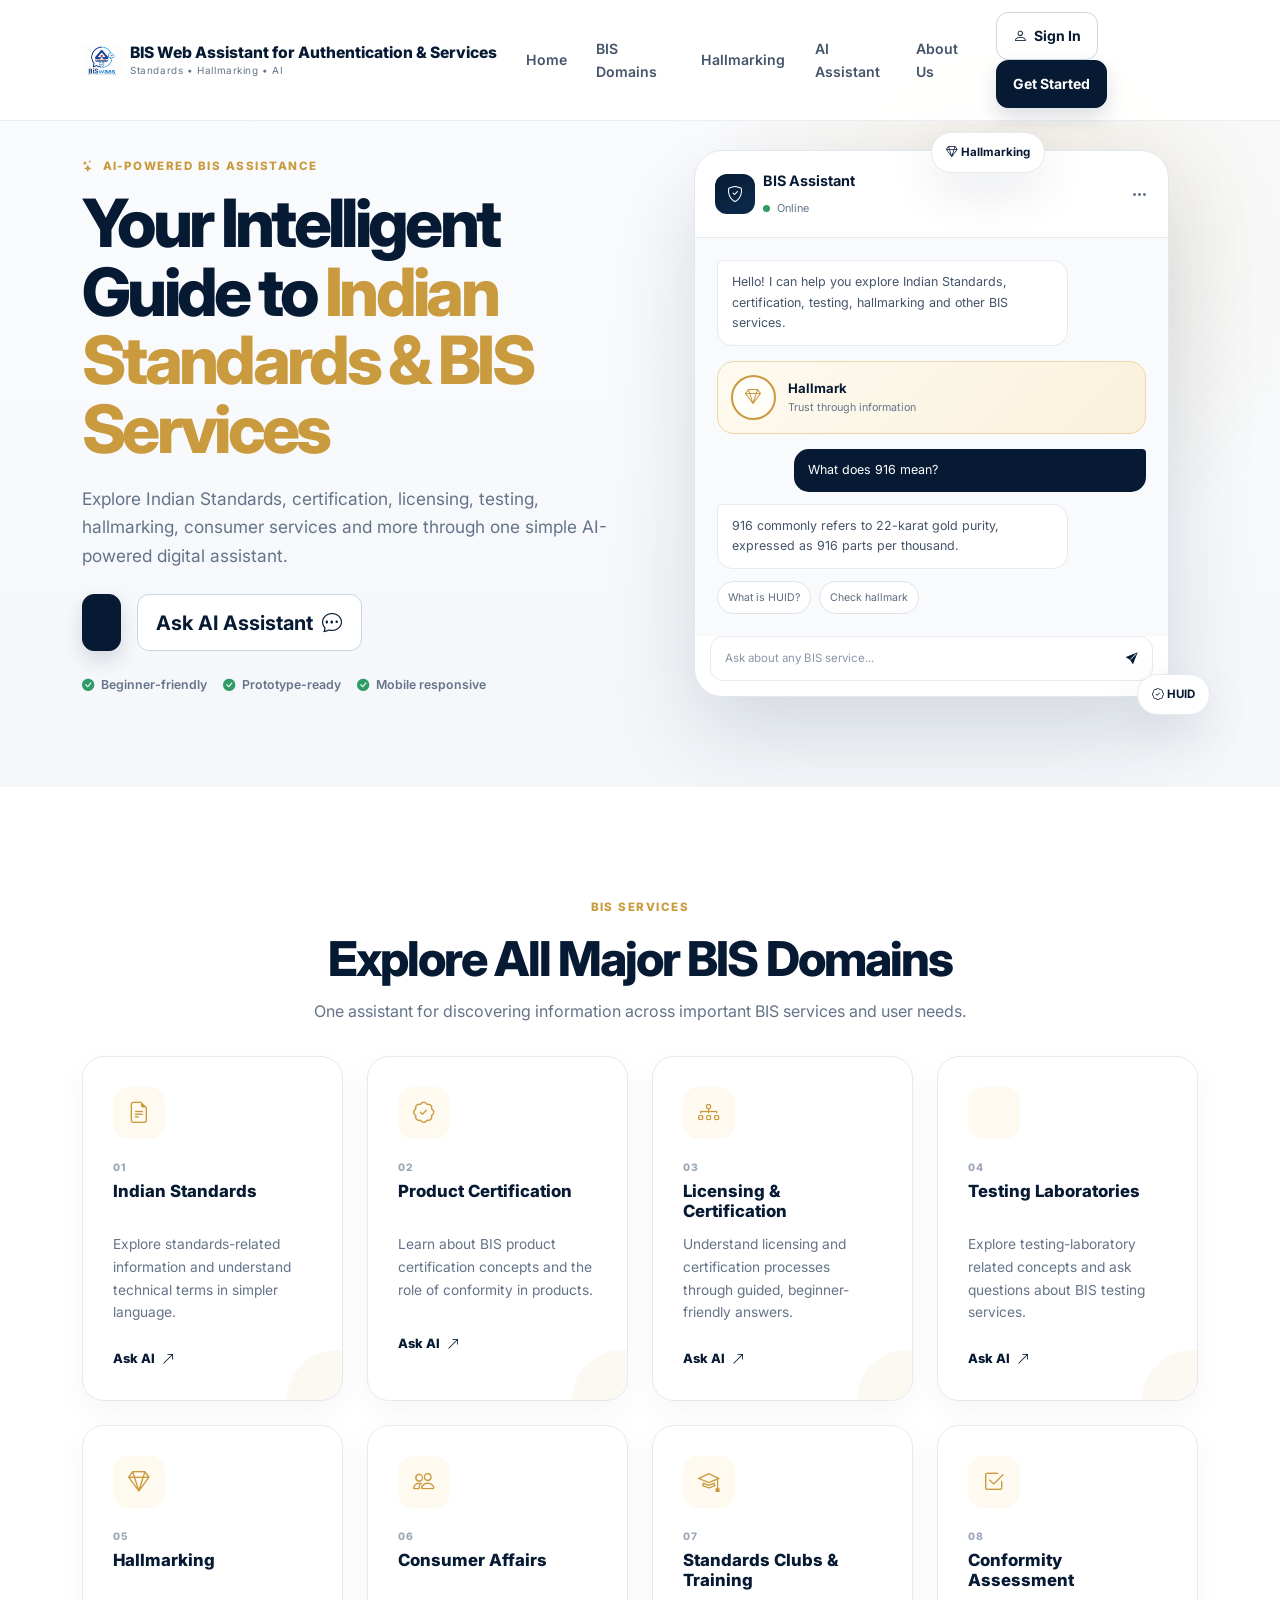
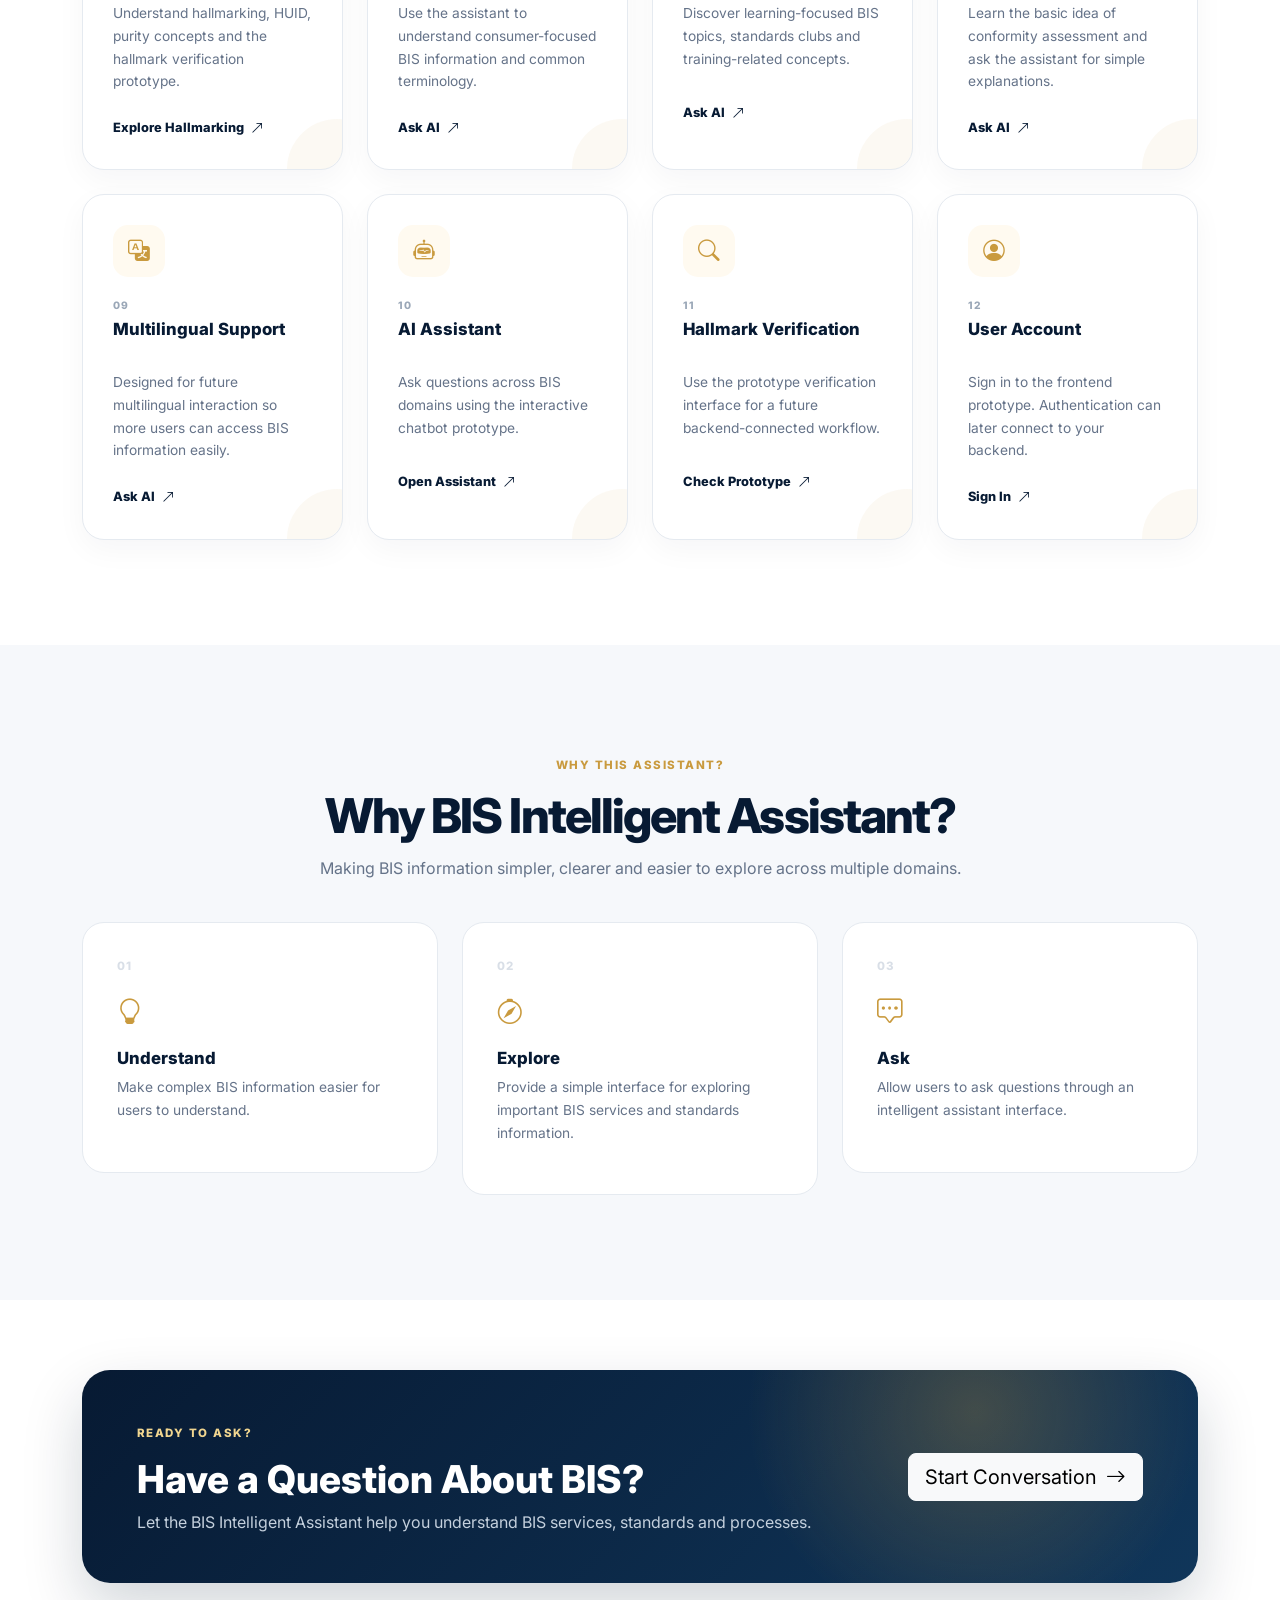
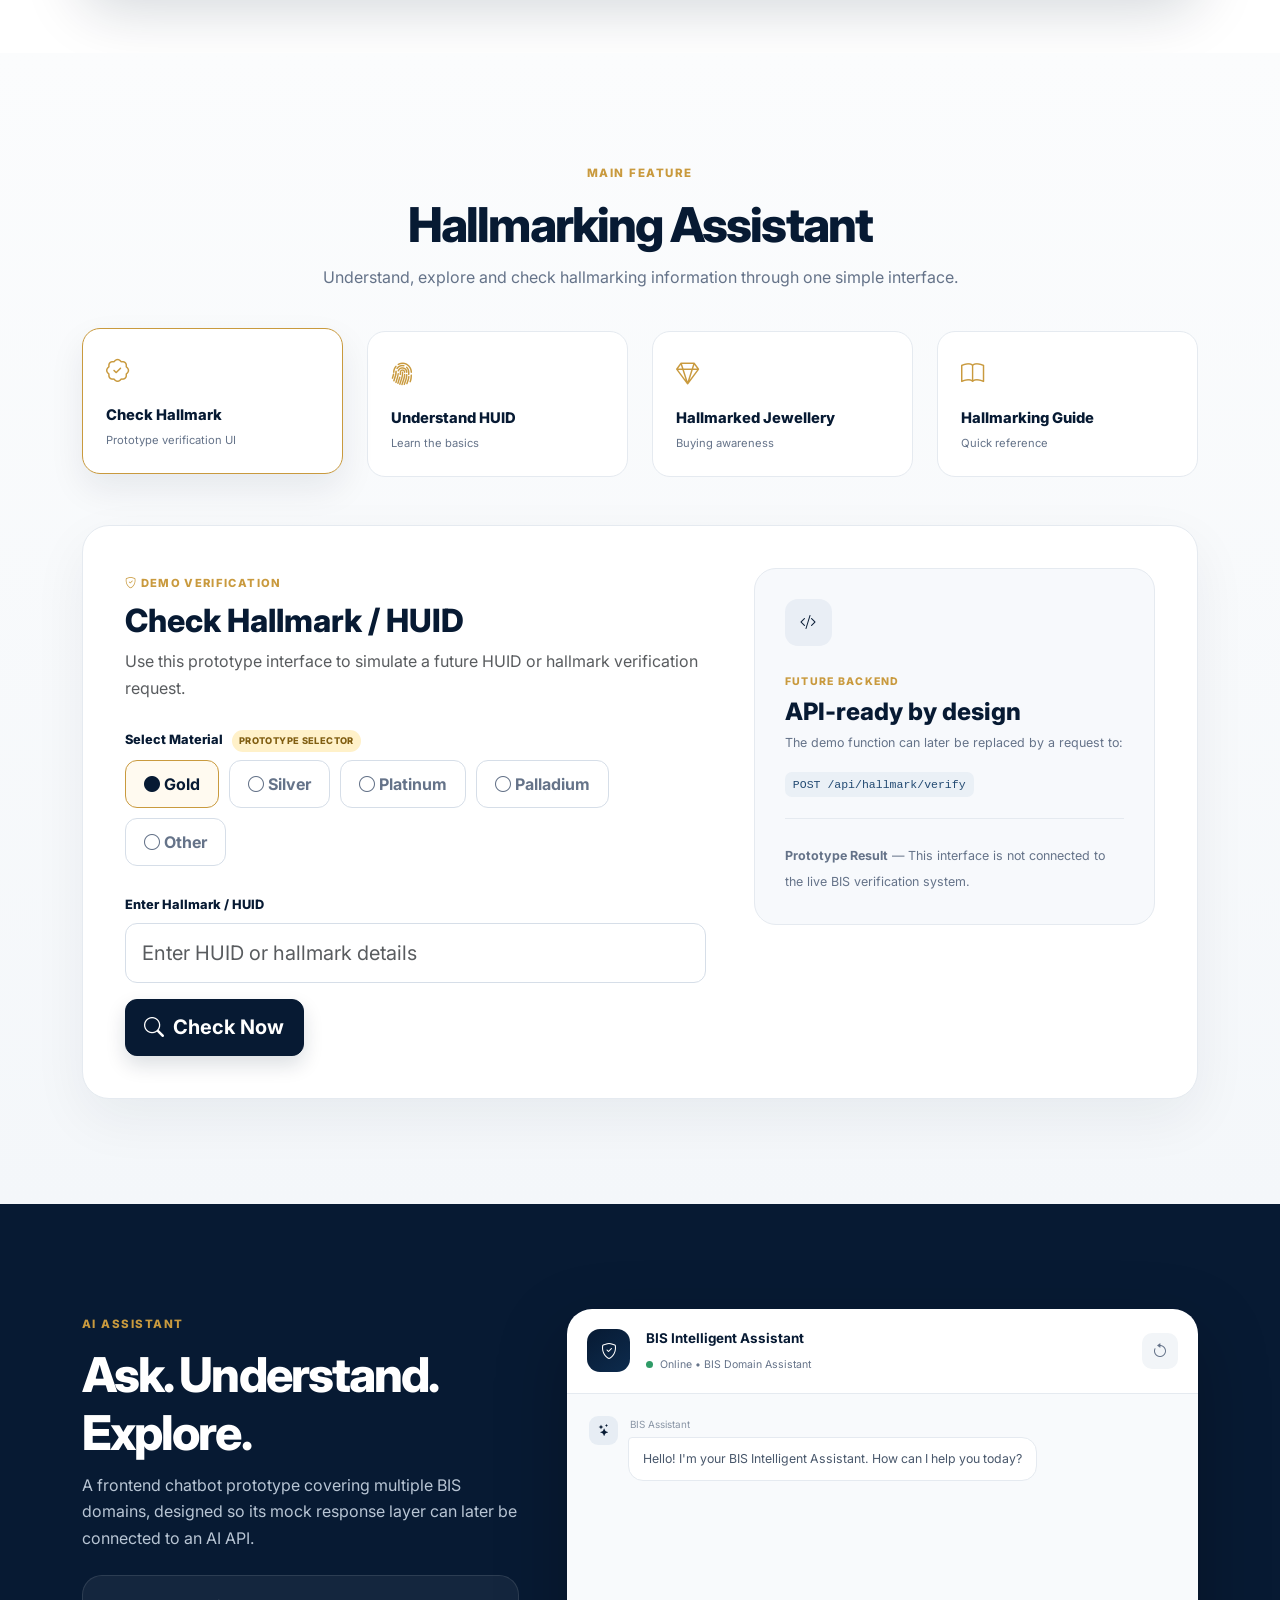
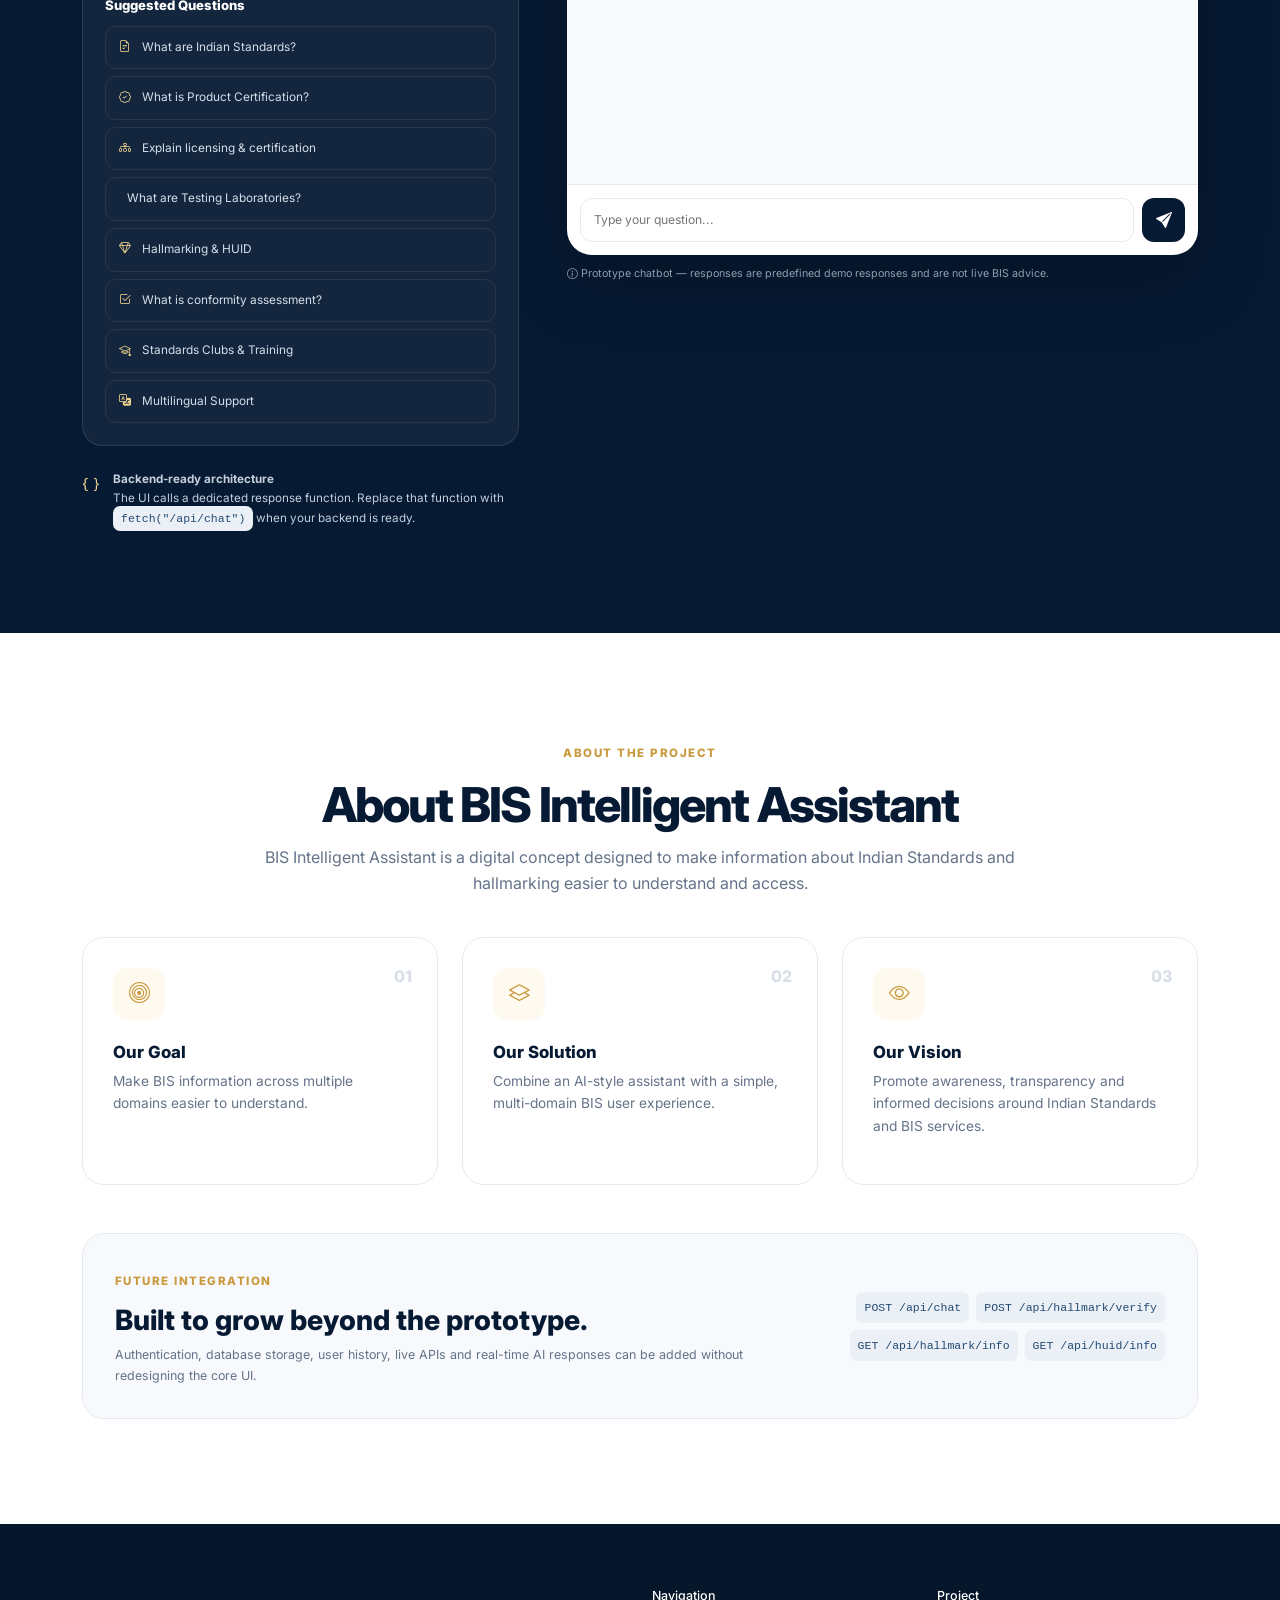
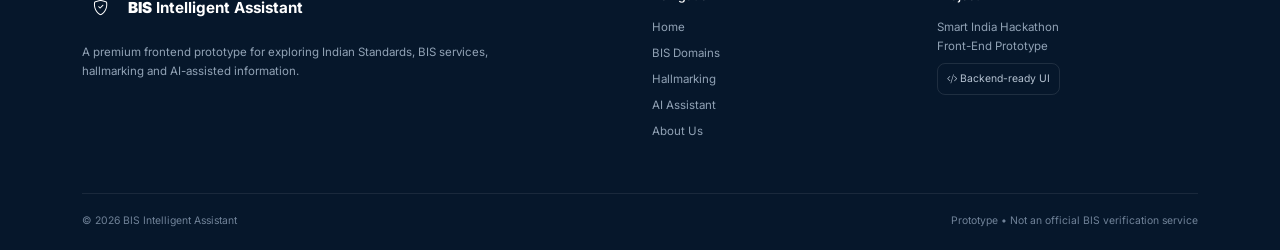
<file: index.html>
<!DOCTYPE html>
<html lang="en">
<head>
  <meta charset="UTF-8">
  <meta name="viewport" content="width=device-width, initial-scale=1.0">
  <meta name="description" content="BIS Intelligent Assistant - AI-powered Indian Standards and BIS Services prototype">
  <title>BIS Intelligent Assistant | Indian Standards & BIS Services</title>

  <!-- Bootstrap 5 -->
  <link href="https://cdn.jsdelivr.net/npm/bootstrap@5.3.3/dist/css/bootstrap.min.css" rel="stylesheet">
  <!-- Bootstrap Icons -->
  <link href="https://cdn.jsdelivr.net/npm/bootstrap-icons@1.11.3/font/bootstrap-icons.css" rel="stylesheet">
  <!-- Google Font -->
  <link href="https://fonts.googleapis.com/css2?family=Inter:wght@400;500;600;700;800&display=swap" rel="stylesheet">
  <link rel="stylesheet" href="style.css">
</head>

<body>
  <!-- ==================== NAVBAR ==================== -->
  <nav class="navbar navbar-expand-lg navbar-light fixed-top site-navbar" aria-label="Main navigation">
    <div class="container">
      <a class="navbar-brand d-flex align-items-center gap-2" href="#home">
        <span class="brand-mark"><img src="logo.jpeg"alt="BIS Logo"></span>
        <span>
          <strong>BIS Web Assistant for Authentication & Services  </strong>
          <small class="d-block brand-subtitle">Standards • Hallmarking • AI</small>
        </span>
      </a>

      <button class="navbar-toggler" type="button" data-bs-toggle="collapse"
              data-bs-target="#mainNav" aria-controls="mainNav" aria-expanded="false"
              aria-label="Toggle navigation">
        <span class="navbar-toggler-icon"></span>
      </button>

      <div class="collapse navbar-collapse" id="mainNav">
        <ul class="navbar-nav ms-auto align-items-lg-center gap-lg-1">
          <li class="nav-item"><a class="nav-link" href="#home">Home</a></li>
          <li class="nav-item"><a class="nav-link" href="#domains">BIS Domains</a></li>
          <li class="nav-item"><a class="nav-link" href="#hallmarking">Hallmarking</a></li>
          <li class="nav-item"><a class="nav-link" href="#assistant">AI Assistant</a></li>
          <li class="nav-item"><a class="nav-link" href="#about">About Us</a></li>
          <li class="nav-item ms-lg-2 mt-2 mt-lg-0">
            <button class="btn btn-outline-custom btn-sm px-3 me-lg-2" id="signInBtn" type="button">
              <i class="bi bi-person me-1"></i> Sign In
            </button>
            <a class="btn btn-primary-custom btn-sm px-3 d-inline-block mt-2 mt-lg-0" href="#assistant">Get Started</a>
          </li>
        </ul>
      </div>
    </div>
  </nav>

  <main id="home">
    <!-- ==================== HERO ==================== -->
    <section class="hero-section">
      <div class="container position-relative">
        <div class="row align-items-center g-5">
          <div class="col-lg-6">
            <span class="eyebrow"><i class="bi bi-stars"></i> AI-POWERED BIS ASSISTANCE</span>
            <h1>Your Intelligent Guide to <span>Indian Standards &amp; BIS Services</span></h1>
            <p class="hero-text">
              Explore Indian Standards, certification, licensing, testing, hallmarking,
              consumer services and more through one simple AI-powered digital assistant.
            </p>

            <div class="d-flex flex-wrap gap-3 mt-4">
              <a href="#domains" class="btn btn-primary-custom btn-lg>
                Explore BIS Domains <i class="bi bi-arrow-right ms-1"></i>
              </a>
              <a href="#assistant" class="btn btn-outline-custom btn-lg">
                Ask AI Assistant <i class="bi bi-chat-dots ms-1"></i>
              </a>
            </div>

            <div class="trust-row mt-4">
              <span><i class="bi bi-check-circle-fill"></i> Beginner-friendly</span>
              <span><i class="bi bi-check-circle-fill"></i> Prototype-ready</span>
              <span><i class="bi bi-check-circle-fill"></i> Mobile responsive</span>
            </div>
          </div>

          <div class="col-lg-6">
            <div class="hero-visual">
              <div class="floating-chip chip-one"><i class="bi bi-gem"></i> Hallmarking</div>
              <div class="floating-chip chip-two"><i class="bi bi-patch-check"></i> HUID</div>

              <div class="assistant-preview">
                <div class="preview-topbar">
                  <div class="d-flex align-items-center gap-2">
                    <div class="mini-avatar"><i class="bi bi-shield-check"></i></div>
                    <div>
                      <strong>BIS Assistant</strong>
                      <small><span class="status-dot"></span> Online</small>
                    </div>
                  </div>
                  <i class="bi bi-three-dots"></i>
                </div>

                <div class="preview-body">
                  <div class="chat-bubble assistant-bubble">
                    Hello! I can help you explore Indian Standards, certification, testing, hallmarking and other BIS services.
                  </div>

                  <div class="jewel-visual" aria-label="Decorative jewellery and hallmark visual">
                    <div class="jewel-ring"><i class="bi bi-gem"></i></div>
                    <div>
                      <strong>Hallmark</strong>
                      <small>Trust through information</small>
                    </div>
                  </div>

                  <div class="chat-bubble user-bubble">What does 916 mean?</div>
                  <div class="chat-bubble assistant-bubble">
                    916 commonly refers to 22-karat gold purity, expressed as 916 parts per thousand.
                  </div>

                  <div class="suggestion-row">
                    <span>What is HUID?</span>
                    <span>Check hallmark</span>
                  </div>
                </div>

                <div class="preview-input">
                  <span>Ask about any BIS service...</span>
                  <i class="bi bi-send-fill"></i>
                </div>
              </div>
            </div>
          </div>
        </div>
      </div>
    </section>

    <!-- ==================== BIS DOMAINS ==================== -->
    <section id="domains" class="section-padding quick-section">
      <div class="container">
        <div class="section-heading text-center">
          <span class="eyebrow">BIS SERVICES</span>
          <h2>Explore All Major BIS Domains</h2>
          <p>One assistant for discovering information across important BIS services and user needs.</p>
        </div>

        <div class="row g-4 mt-2">
          <div class="col-md-6 col-lg-4 col-xl-3">
            <article class="feature-card domain-card h-100">
              <div class="icon-box"><i class="bi bi-file-earmark-text"></i></div>
              <span class="domain-number">01</span>
              <h3>Indian Standards</h3>
              <p>Explore standards-related information and understand technical terms in simpler language.</p>
              <button class="card-link link-button" data-question="Tell me about Indian Standards.">Ask AI <i class="bi bi-arrow-up-right"></i></button>
            </article>
          </div>

          <div class="col-md-6 col-lg-4 col-xl-3">
            <article class="feature-card domain-card h-100">
              <div class="icon-box"><i class="bi bi-patch-check"></i></div>
              <span class="domain-number">02</span>
              <h3>Product Certification</h3>
              <p>Learn about BIS product certification concepts and the role of conformity in products.</p>
              <button class="card-link link-button" data-question="What is BIS Product Certification?">Ask AI <i class="bi bi-arrow-up-right"></i></button>
            </article>
          </div>

          <div class="col-md-6 col-lg-4 col-xl-3">
            <article class="feature-card domain-card h-100">
              <div class="icon-box"><i class="bi bi-diagram-3"></i></div>
              <span class="domain-number">03</span>
              <h3>Licensing &amp; Certification</h3>
              <p>Understand licensing and certification processes through guided, beginner-friendly answers.</p>
              <button class="card-link link-button" data-question="Explain the BIS licensing and certification process.">Ask AI <i class="bi bi-arrow-up-right"></i></button>
            </article>
          </div>

          <div class="col-md-6 col-lg-4 col-xl-3">
            <article class="feature-card domain-card h-100">
              <div class="icon-box"><i class="bi bi-beaker"></i></div>
              <span class="domain-number">04</span>
              <h3>Testing Laboratories</h3>
              <p>Explore testing-laboratory related concepts and ask questions about BIS testing services.</p>
              <button class="card-link link-button" data-question="What are BIS Testing Laboratories?">Ask AI <i class="bi bi-arrow-up-right"></i></button>
            </article>
          </div>

          <div class="col-md-6 col-lg-4 col-xl-3">
            <article class="feature-card domain-card h-100">
              <div class="icon-box"><i class="bi bi-gem"></i></div>
              <span class="domain-number">05</span>
              <h3>Hallmarking</h3>
              <p>Understand hallmarking, HUID, purity concepts and the hallmark verification prototype.</p>
              <a href="#hallmarking" class="card-link">Explore Hallmarking <i class="bi bi-arrow-up-right"></i></a>
            </article>
          </div>

          <div class="col-md-6 col-lg-4 col-xl-3">
            <article class="feature-card domain-card h-100">
              <div class="icon-box"><i class="bi bi-people"></i></div>
              <span class="domain-number">06</span>
              <h3>Consumer Affairs</h3>
              <p>Use the assistant to understand consumer-focused BIS information and common terminology.</p>
              <button class="card-link link-button" data-question="What BIS consumer affairs information can I ask about?">Ask AI <i class="bi bi-arrow-up-right"></i></button>
            </article>
          </div>

          <div class="col-md-6 col-lg-4 col-xl-3">
            <article class="feature-card domain-card h-100">
              <div class="icon-box"><i class="bi bi-mortarboard"></i></div>
              <span class="domain-number">07</span>
              <h3>Standards Clubs &amp; Training</h3>
              <p>Discover learning-focused BIS topics, standards clubs and training-related concepts.</p>
              <button class="card-link link-button" data-question="Tell me about BIS Standards Clubs and Training.">Ask AI <i class="bi bi-arrow-up-right"></i></button>
            </article>
          </div>

          <div class="col-md-6 col-lg-4 col-xl-3">
            <article class="feature-card domain-card h-100">
              <div class="icon-box"><i class="bi bi-check2-square"></i></div>
              <span class="domain-number">08</span>
              <h3>Conformity Assessment</h3>
              <p>Learn the basic idea of conformity assessment and ask the assistant for simple explanations.</p>
              <button class="card-link link-button" data-question="What is conformity assessment?">Ask AI <i class="bi bi-arrow-up-right"></i></button>
            </article>
          </div>

          <div class="col-md-6 col-lg-4 col-xl-3">
            <article class="feature-card domain-card h-100">
              <div class="icon-box"><i class="bi bi-translate"></i></div>
              <span class="domain-number">09</span>
              <h3>Multilingual Support</h3>
              <p>Designed for future multilingual interaction so more users can access BIS information easily.</p>
              <button class="card-link link-button" data-question="How can multilingual support help users of the BIS Assistant?">Ask AI <i class="bi bi-arrow-up-right"></i></button>
            </article>
          </div>

          <div class="col-md-6 col-lg-4 col-xl-3">
            <article class="feature-card domain-card h-100">
              <div class="icon-box"><i class="bi bi-robot"></i></div>
              <span class="domain-number">10</span>
              <h3>AI Assistant</h3>
              <p>Ask questions across BIS domains using the interactive chatbot prototype.</p>
              <button class="card-link link-button" data-scroll="#assistant">Open Assistant <i class="bi bi-arrow-up-right"></i></button>
            </article>
          </div>

          <div class="col-md-6 col-lg-4 col-xl-3">
            <article class="feature-card domain-card h-100">
              <div class="icon-box"><i class="bi bi-search"></i></div>
              <span class="domain-number">11</span>
              <h3>Hallmark Verification</h3>
              <p>Use the prototype verification interface for a future backend-connected workflow.</p>
              <button class="card-link link-button" data-scroll="#verification">Check Prototype <i class="bi bi-arrow-up-right"></i></button>
            </article>
          </div>

          <div class="col-md-6 col-lg-4 col-xl-3">
            <article class="feature-card domain-card h-100">
              <div class="icon-box"><i class="bi bi-person-circle"></i></div>
              <span class="domain-number">12</span>
              <h3>User Account</h3>
              <p>Sign in to the frontend prototype. Authentication can later connect to your backend.</p>
              <button class="card-link link-button" id="domainSignInBtn" type="button">Sign In <i class="bi bi-arrow-up-right"></i></button>
            </article>
          </div>
        </div>
      </div>
    </section>

    <!-- ==================== WHY ==================== -->
    <section class="section-padding why-section">
      <div class="container">
        <div class="section-heading text-center">
          <span class="eyebrow">WHY THIS ASSISTANT?</span>
          <h2>Why BIS Intelligent Assistant?</h2>
          <p>Making BIS information simpler, clearer and easier to explore across multiple domains.</p>
        </div>

        <div class="row g-4 mt-3">
          <div class="col-lg-4">
            <div class="why-block">
              <div class="why-number">01</div>
              <i class="bi bi-lightbulb"></i>
              <h3>Understand</h3>
              <p>Make complex BIS information easier for users to understand.</p>
            </div>
          </div>
          <div class="col-lg-4">
            <div class="why-block">
              <div class="why-number">02</div>
              <i class="bi bi-compass"></i>
              <h3>Explore</h3>
              <p>Provide a simple interface for exploring important BIS services and standards information.</p>
            </div>
          </div>
          <div class="col-lg-4">
            <div class="why-block">
              <div class="why-number">03</div>
              <i class="bi bi-chat-square-dots"></i>
              <h3>Ask</h3>
              <p>Allow users to ask questions through an intelligent assistant interface.</p>
            </div>
          </div>
        </div>
      </div>
    </section>

    <!-- ==================== CTA ==================== -->
    <section class="container">
      <div class="cta-banner">
        <div>
          <span class="eyebrow">READY TO ASK?</span>
          <h2>Have a Question About BIS?</h2>
          <p>Let the BIS Intelligent Assistant help you understand BIS services, standards and processes.</p>
        </div>
        <a href="#assistant" class="btn btn-light btn-lg">Start Conversation <i class="bi bi-arrow-right ms-1"></i></a>
      </div>
    </section>

    <!-- ==================== HALLMARKING ==================== -->
    <section id="hallmarking" class="section-padding hallmarking-section">
      <div class="container">
        <div class="section-heading text-center">
          <span class="eyebrow">MAIN FEATURE</span>
          <h2>Hallmarking Assistant</h2>
          <p>Understand, explore and check hallmarking information through one simple interface.</p>
        </div>

        <div class="row g-4 mt-3">
          <div class="col-md-6 col-lg-3">
            <button class="hallmark-feature active" data-tab="verification">
              <i class="bi bi-patch-check"></i><span>Check Hallmark</span><small>Prototype verification UI</small>
            </button>
          </div>
          <div class="col-md-6 col-lg-3">
            <button class="hallmark-feature" data-tab="huid">
              <i class="bi bi-fingerprint"></i><span>Understand HUID</span><small>Learn the basics</small>
            </button>
          </div>
          <div class="col-md-6 col-lg-3">
            <button class="hallmark-feature" data-tab="jewellery">
              <i class="bi bi-gem"></i><span>Hallmarked Jewellery</span><small>Buying awareness</small>
            </button>
          </div>
          <div class="col-md-6 col-lg-3">
            <button class="hallmark-feature" data-tab="guide">
              <i class="bi bi-book"></i><span>Hallmarking Guide</span><small>Quick reference</small>
            </button>
          </div>
        </div>

        <!-- Verification panel -->
        <div id="verification" class="tool-panel mt-5 hallmark-panel active-panel">
          <div class="row g-5 align-items-start">
            <div class="col-lg-7">
              <span class="panel-kicker"><i class="bi bi-shield-check"></i> DEMO VERIFICATION</span>
              <h3>Check Hallmark / HUID</h3>
              <p class="text-muted">
                Use this prototype interface to simulate a future HUID or hallmark verification request.
              </p>

              <form id="verificationForm" class="mt-4">
                <label class="form-label">Select Material <span class="prototype-inline-label">Prototype selector</span></label>
                <div class="metal-selector mb-4">
                  <button type="button" class="metal-btn active" data-metal="gold">
                    <i class="bi bi-circle-fill"></i> Gold
                  </button>
                  <button type="button" class="metal-btn" data-metal="silver">
                    <i class="bi bi-circle"></i> Silver
                  </button>
                  <button type="button" class="metal-btn" data-metal="platinum">
                    <i class="bi bi-circle"></i> Platinum
                  </button>
                  <button type="button" class="metal-btn" data-metal="palladium">
                    <i class="bi bi-circle"></i> Palladium
                  </button>
                  <button type="button" class="metal-btn" data-metal="other">
                    <i class="bi bi-circle"></i> Other
                  </button>
                </div>

                <label class="form-label" for="huidInput">Enter Hallmark / HUID</label>
                <input id="huidInput" class="form-control form-control-lg" type="text"
                       placeholder="Enter HUID or hallmark details" autocomplete="off">

                <button id="verifyButton" class="btn btn-primary-custom btn-lg mt-3" type="submit">
                  <i class="bi bi-search me-1"></i> Check Now
                </button>
              </form>

              <div id="verificationResult" class="result-box mt-4 d-none" aria-live="polite"></div>
            </div>

            <div class="col-lg-5">
              <div class="api-card">
                <div class="api-card-icon"><i class="bi bi-code-slash"></i></div>
                <span class="small-label">FUTURE BACKEND</span>
                <h4>API-ready by design</h4>
                <p>The demo function can later be replaced by a request to:</p>
                <code>POST /api/hallmark/verify</code>
                <div class="api-divider"></div>
                <small>
                  <strong>Prototype Result</strong> — This interface is not connected to the live BIS verification system.
                </small>
              </div>
            </div>
          </div>
        </div>

        <!-- HUID panel -->
        <div id="huid" class="tool-panel mt-5 hallmark-panel">
          <div class="row align-items-center g-5">
            <div class="col-lg-6">
              <span class="panel-kicker"><i class="bi bi-fingerprint"></i> HUID INFORMATION</span>
              <h3>What is HUID?</h3>
              <p>
                HUID stands for <strong>Hallmark Unique Identification</strong>. In this prototype,
                it is presented as a unique identification number associated with a hallmarked jewellery article.
              </p>
              <div class="info-list">
                <div><i class="bi bi-check2-circle"></i><span><strong>Why it matters:</strong> It helps users understand the identification aspect of hallmarked jewellery.</span></div>
                <div><i class="bi bi-check2-circle"></i><span><strong>How to use this prototype:</strong> Enter a HUID in the verification interface above.</span></div>
                <div><i class="bi bi-check2-circle"></i><span><strong>Important:</strong> This website does not perform official verification.</span></div>
              </div>
              <button class="btn btn-primary-custom mt-3" id="askHuidBtn">Ask AI About HUID <i class="bi bi-chat-dots ms-1"></i></button>
            </div>
            <div class="col-lg-6">
              <div class="huid-card">
                <div class="huid-scan">
                  <i class="bi bi-fingerprint"></i>
                  <span>HUID</span>
                  <strong>ABC12345</strong>
                  <small>Demo value</small>
                </div>
              </div>
            </div>
          </div>
        </div>

        <!-- Jewellery panel -->
        <div id="jewellery" class="tool-panel mt-5 hallmark-panel">
          <div class="row align-items-center g-5">
            <div class="col-lg-5">
              <div class="jewellery-art">
                <div class="large-ring"><i class="bi bi-gem"></i></div>
                <div class="art-label"><i class="bi bi-patch-check-fill"></i> Hallmark Awareness</div>
              </div>
            </div>
            <div class="col-lg-7">
              <span class="panel-kicker"><i class="bi bi-gem"></i> HALLMARKED JEWELLERY</span>
              <h3>Make informed jewellery decisions</h3>
              <p>
                When purchasing jewellery, understanding hallmarking and the relevant identification
                information can help consumers make more informed decisions.
              </p>
              <div class="row g-3 mt-2">
                <div class="col-md-6"><div class="mini-info"><i class="bi bi-search"></i><strong>Look for relevant marks</strong><span>Use the guide to understand common hallmarking concepts.</span></div></div>
                <div class="col-md-6"><div class="mini-info"><i class="bi bi-question-circle"></i><strong>Ask questions</strong><span>Use the assistant when terminology is unclear.</span></div></div>
                <div class="col-md-6"><div class="mini-info"><i class="bi bi-shield-check"></i><strong>Use official sources</strong><span>This prototype should not be treated as an official verification service.</span></div></div>
                <div class="col-md-6"><div class="mini-info"><i class="bi bi-info-circle"></i><strong>Understand purity</strong><span>Learn what terms such as 916 commonly represent.</span></div></div>
              </div>
              <button class="btn btn-primary-custom mt-4" data-question="How can I identify hallmarked jewellery?">Ask AI <i class="bi bi-arrow-right ms-1"></i></button>
            </div>
          </div>
        </div>

        <!-- Guide panel -->
        <div id="guide" class="tool-panel mt-5 hallmark-panel">
          <div class="section-heading">
            <span class="eyebrow">QUICK REFERENCE</span>
            <h3>Hallmarking Guide</h3>
            <p>Simple explanations for common hallmarking concepts.</p>
          </div>

          <div class="accordion mt-4" id="guideAccordion">
            <div class="accordion-item">
              <h4 class="accordion-header">
                <button class="accordion-button" type="button" data-bs-toggle="collapse" data-bs-target="#guideOne">What is hallmarking?</button>
              </h4>
              <div id="guideOne" class="accordion-collapse collapse show" data-bs-parent="#guideAccordion">
                <div class="accordion-body">Hallmarking is a system used to indicate the purity/fineness of precious-metal articles through prescribed marks and processes.</div>
              </div>
            </div>
            <div class="accordion-item">
              <h4 class="accordion-header">
                <button class="accordion-button collapsed" type="button" data-bs-toggle="collapse" data-bs-target="#guideTwo">What is HUID?</button>
              </h4>
              <div id="guideTwo" class="accordion-collapse collapse" data-bs-parent="#guideAccordion">
                <div class="accordion-body">HUID stands for Hallmark Unique Identification and is presented in this prototype as an identification number associated with a hallmarked jewellery article.</div>
              </div>
            </div>
            <div class="accordion-item">
              <h4 class="accordion-header">
                <button class="accordion-button collapsed" type="button" data-bs-toggle="collapse" data-bs-target="#guideThree">What is gold purity?</button>
              </h4>
              <div id="guideThree" class="accordion-collapse collapse" data-bs-parent="#guideAccordion">
                <div class="accordion-body">Gold purity describes how much pure gold is present in an alloy. It may be expressed using karat or fineness terminology.</div>
              </div>
            </div>
            <div class="accordion-item">
              <h4 class="accordion-header">
                <button class="accordion-button collapsed" type="button" data-bs-toggle="collapse" data-bs-target="#guideFour">What does 916 mean?</button>
              </h4>
              <div id="guideFour" class="accordion-collapse collapse" data-bs-parent="#guideAccordion">
                <div class="accordion-body">916 is a fineness number commonly associated with 22-karat gold, meaning 916 parts per thousand gold by fineness.</div>
              </div>
            </div>
            <div class="accordion-item">
              <h4 class="accordion-header">
                <button class="accordion-button collapsed" type="button" data-bs-toggle="collapse" data-bs-target="#guideFive">Can this prototype verify a real HUID?</button>
              </h4>
              <div id="guideFive" class="accordion-collapse collapse" data-bs-parent="#guideAccordion">
                <div class="accordion-body">No. The verification interface uses mock JavaScript data. A future backend/API connection would be required for live verification.</div>
              </div>
            </div>
          </div>
        </div>
      </div>
    </section>

    <!-- ==================== AI ASSISTANT ==================== -->
    <section id="assistant" class="section-padding assistant-section">
      <div class="container">
        <div class="row g-5 align-items-start">
          <div class="col-lg-5">
            <span class="eyebrow">AI ASSISTANT</span>
            <h2>Ask. Understand. Explore.</h2>
            <p class="lead-text">
              A frontend chatbot prototype covering multiple BIS domains, designed so its mock response layer can later be connected to an AI API.
            </p>

            <div class="suggestion-panel mt-4">
              <h3>Suggested Questions</h3>
              <button class="suggestion-btn" data-question="What are Indian Standards?"><i class="bi bi-file-earmark-text"></i> What are Indian Standards?</button>
              <button class="suggestion-btn" data-question="What is BIS Product Certification?"><i class="bi bi-patch-check"></i> What is Product Certification?</button>
              <button class="suggestion-btn" data-question="Explain the BIS licensing and certification process."><i class="bi bi-diagram-3"></i> Explain licensing &amp; certification</button>
              <button class="suggestion-btn" data-question="What are BIS Testing Laboratories?"><i class="bi bi-beaker"></i> What are Testing Laboratories?</button>
              <button class="suggestion-btn" data-question="What is hallmarking and what is HUID?"><i class="bi bi-gem"></i> Hallmarking &amp; HUID</button>
              <button class="suggestion-btn" data-question="What is conformity assessment?"><i class="bi bi-check2-square"></i> What is conformity assessment?</button>
              <button class="suggestion-btn" data-question="Tell me about BIS Standards Clubs and Training."><i class="bi bi-mortarboard"></i> Standards Clubs &amp; Training</button>
              <button class="suggestion-btn" data-question="How can multilingual support help BIS users?"><i class="bi bi-translate"></i> Multilingual Support</button>
            </div>

            <div class="backend-note mt-4">
              <i class="bi bi-braces"></i>
              <div>
                <strong>Backend-ready architecture</strong>
                <p class="mb-0">The UI calls a dedicated response function. Replace that function with <code>fetch("/api/chat")</code> when your backend is ready.</p>
              </div>
            </div>
          </div>

          <div class="col-lg-7">
            <div class="chatbot-shell">
              <div class="chat-header">
                <div class="d-flex align-items-center gap-3">
                  <div class="chat-avatar"><i class="bi bi-shield-check"></i></div>
                  <div>
                    <strong>BIS Intelligent Assistant</strong>
                    <small><span class="status-dot"></span> Online • BIS Domain Assistant</small>
                  </div>
                </div>
                <button class="icon-btn" id="clearChatBtn" title="Clear chat" aria-label="Clear chat"><i class="bi bi-arrow-counterclockwise"></i></button>
              </div>

              <div id="chatMessages" class="chat-messages" aria-live="polite">
                <div class="message-row assistant">
                  <div class="message-avatar"><i class="bi bi-stars"></i></div>
                  <div class="message-content">
                    <span class="message-name">BIS Assistant</span>
                    <div class="message-bubble">
                      Hello! I'm your BIS Intelligent Assistant. How can I help you today?
                    </div>
                  </div>
                </div>
              </div>

              <div id="typingIndicator" class="typing-indicator d-none">
                <span></span><span></span><span></span>
                <small>Assistant is typing...</small>
              </div>

              <form id="chatForm" class="chat-input-area">
                <label for="chatInput" class="visually-hidden">Type your question</label>
                <input id="chatInput" type="text" placeholder="Type your question..." autocomplete="off">
                <button type="submit" aria-label="Send message"><i class="bi bi-send-fill"></i></button>
              </form>
            </div>
            <p class="prototype-disclaimer"><i class="bi bi-info-circle"></i> Prototype chatbot — responses are predefined demo responses and are not live BIS advice.</p>
          </div>
        </div>
      </div>
    </section>

    <!-- ==================== ABOUT ==================== -->
    <section id="about" class="section-padding about-section">
      <div class="container">
        <div class="section-heading text-center">
          <span class="eyebrow">ABOUT THE PROJECT</span>
          <h2>About BIS Intelligent Assistant</h2>
          <p>BIS Intelligent Assistant is a digital concept designed to make information about Indian Standards and hallmarking easier to understand and access.</p>
        </div>

        <div class="row g-4 mt-3">
          <div class="col-lg-4">
            <div class="about-card">
              <div class="about-icon"><i class="bi bi-bullseye"></i></div>
              <span>01</span>
              <h3>Our Goal</h3>
              <p>Make BIS information across multiple domains easier to understand.</p>
            </div>
          </div>
          <div class="col-lg-4">
            <div class="about-card">
              <div class="about-icon"><i class="bi bi-layers"></i></div>
              <span>02</span>
              <h3>Our Solution</h3>
              <p>Combine an AI-style assistant with a simple, multi-domain BIS user experience.</p>
            </div>
          </div>
          <div class="col-lg-4">
            <div class="about-card">
              <div class="about-icon"><i class="bi bi-eye"></i></div>
              <span>03</span>
              <h3>Our Vision</h3>
              <p>Promote awareness, transparency and informed decisions around Indian Standards and BIS services.</p>
            </div>
          </div>
        </div>

        <div class="integration-strip mt-5">
          <div>
            <span class="eyebrow">FUTURE INTEGRATION</span>
            <h3>Built to grow beyond the prototype.</h3>
            <p class="mb-0">Authentication, database storage, user history, live APIs and real-time AI responses can be added without redesigning the core UI.</p>
          </div>
          <div class="endpoint-list">
            <code>POST /api/chat</code>
            <code>POST /api/hallmark/verify</code>
            <code>GET /api/hallmark/info</code>
            <code>GET /api/huid/info</code>
          </div>
        </div>
      </div>
    </section>
  </main>

  <!-- ==================== FOOTER ==================== -->
  <footer class="site-footer">
    <div class="container">
      <div class="row g-4 align-items-start">
        <div class="col-lg-6">
          <a href="#home" class="footer-brand">
            <span class="brand-mark"><i class="bi bi-shield-check"></i></span>
            <span><strong>BIS</strong> Intelligent Assistant</span>
          </a>
          <p class="footer-text">A premium frontend prototype for exploring Indian Standards, BIS services, hallmarking and AI-assisted information.</p>
        </div>
        <div class="col-6 col-lg-3">
          <h4>Navigation</h4>
          <a href="#home">Home</a>
          <a href="#domains">BIS Domains</a>
          <a href="#hallmarking">Hallmarking</a>
          <a href="#assistant">AI Assistant</a>
          <a href="#about">About Us</a>
        </div>
        <div class="col-6 col-lg-3">
          <h4>Project</h4>
          <p>Smart India Hackathon<br>Front-End Prototype</p>
          <span class="footer-badge"><i class="bi bi-code-slash"></i> Backend-ready UI</span>
        </div>
      </div>
      <div class="footer-bottom">
        <span>© 2026 BIS Intelligent Assistant</span>
        <span>Prototype • Not an official BIS verification service</span>
      </div>
    </div>
  </footer>


  <!-- ==================== SIGN IN MODAL ==================== -->
  <div class="modal fade" id="signInModal" tabindex="-1" aria-labelledby="signInModalLabel" aria-hidden="true">
    <div class="modal-dialog modal-dialog-centered modal-sm">
      <div class="modal-content signin-modal">
        <div class="modal-header">
          <div>
            <span class="panel-kicker"><i class="bi bi-shield-check"></i> ACCOUNT ACCESS</span>
            <h5 class="modal-title" id="signInModalLabel">Welcome back</h5>
          </div>
          <button type="button" class="btn-close" data-bs-dismiss="modal" aria-label="Close"></button>
        </div>
        <div class="modal-body">
          <p class="signin-intro">Sign in to continue to your BIS Intelligent Assistant workspace.</p>
          <form id="signInForm">
            <div class="mb-3">
              <label class="form-label" for="signInEmail">Email address</label>
              <input class="form-control" id="signInEmail" type="email" placeholder="you@example.com" required autocomplete="email">
            </div>
            <div class="mb-2">
              <label class="form-label" for="signInPassword">Password</label>
              <div class="password-wrap">
                <input class="form-control" id="signInPassword" type="password" placeholder="Enter your password" required minlength="6" autocomplete="current-password">
                <button type="button" class="password-toggle" id="togglePassword" aria-label="Show password">
                  <i class="bi bi-eye"></i>
                </button>
              </div>
            </div>
            <div class="signin-demo-note">
              <i class="bi bi-info-circle"></i>
              <span>Demo only. This form does not send your credentials anywhere. Connect it to your backend authentication endpoint later.</span>
            </div>
            <div id="signInResult" class="signin-result d-none" aria-live="polite"></div>
            <button class="btn btn-primary-custom w-100 mt-3" type="submit">
              <i class="bi bi-box-arrow-in-right me-1"></i> Sign In
            </button>
          </form>
        </div>
      </div>
    </div>
  </div>

  <!-- Bootstrap JS -->
  <script src="https://cdn.jsdelivr.net/npm/bootstrap@5.3.3/dist/js/bootstrap.bundle.min.js"></script>
  <script src="script.js"></script>
</body>
</html>
</file>
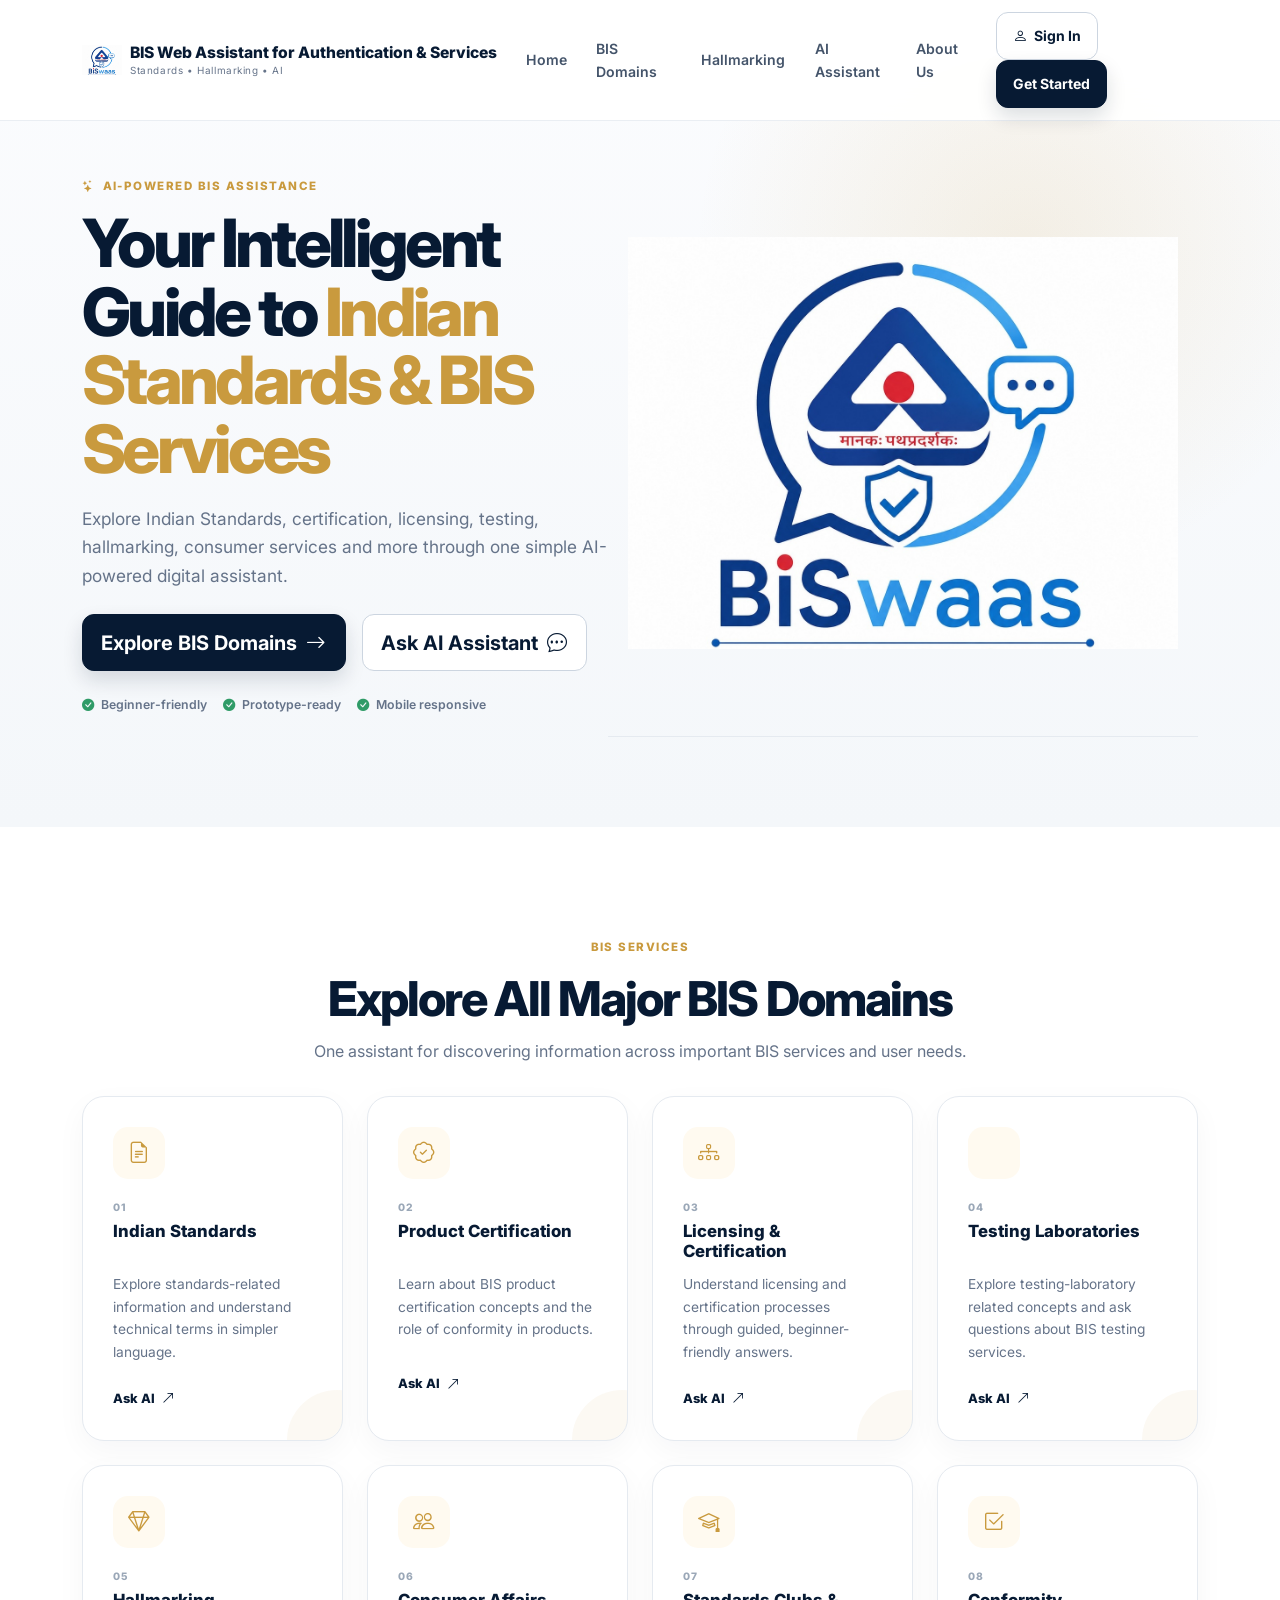
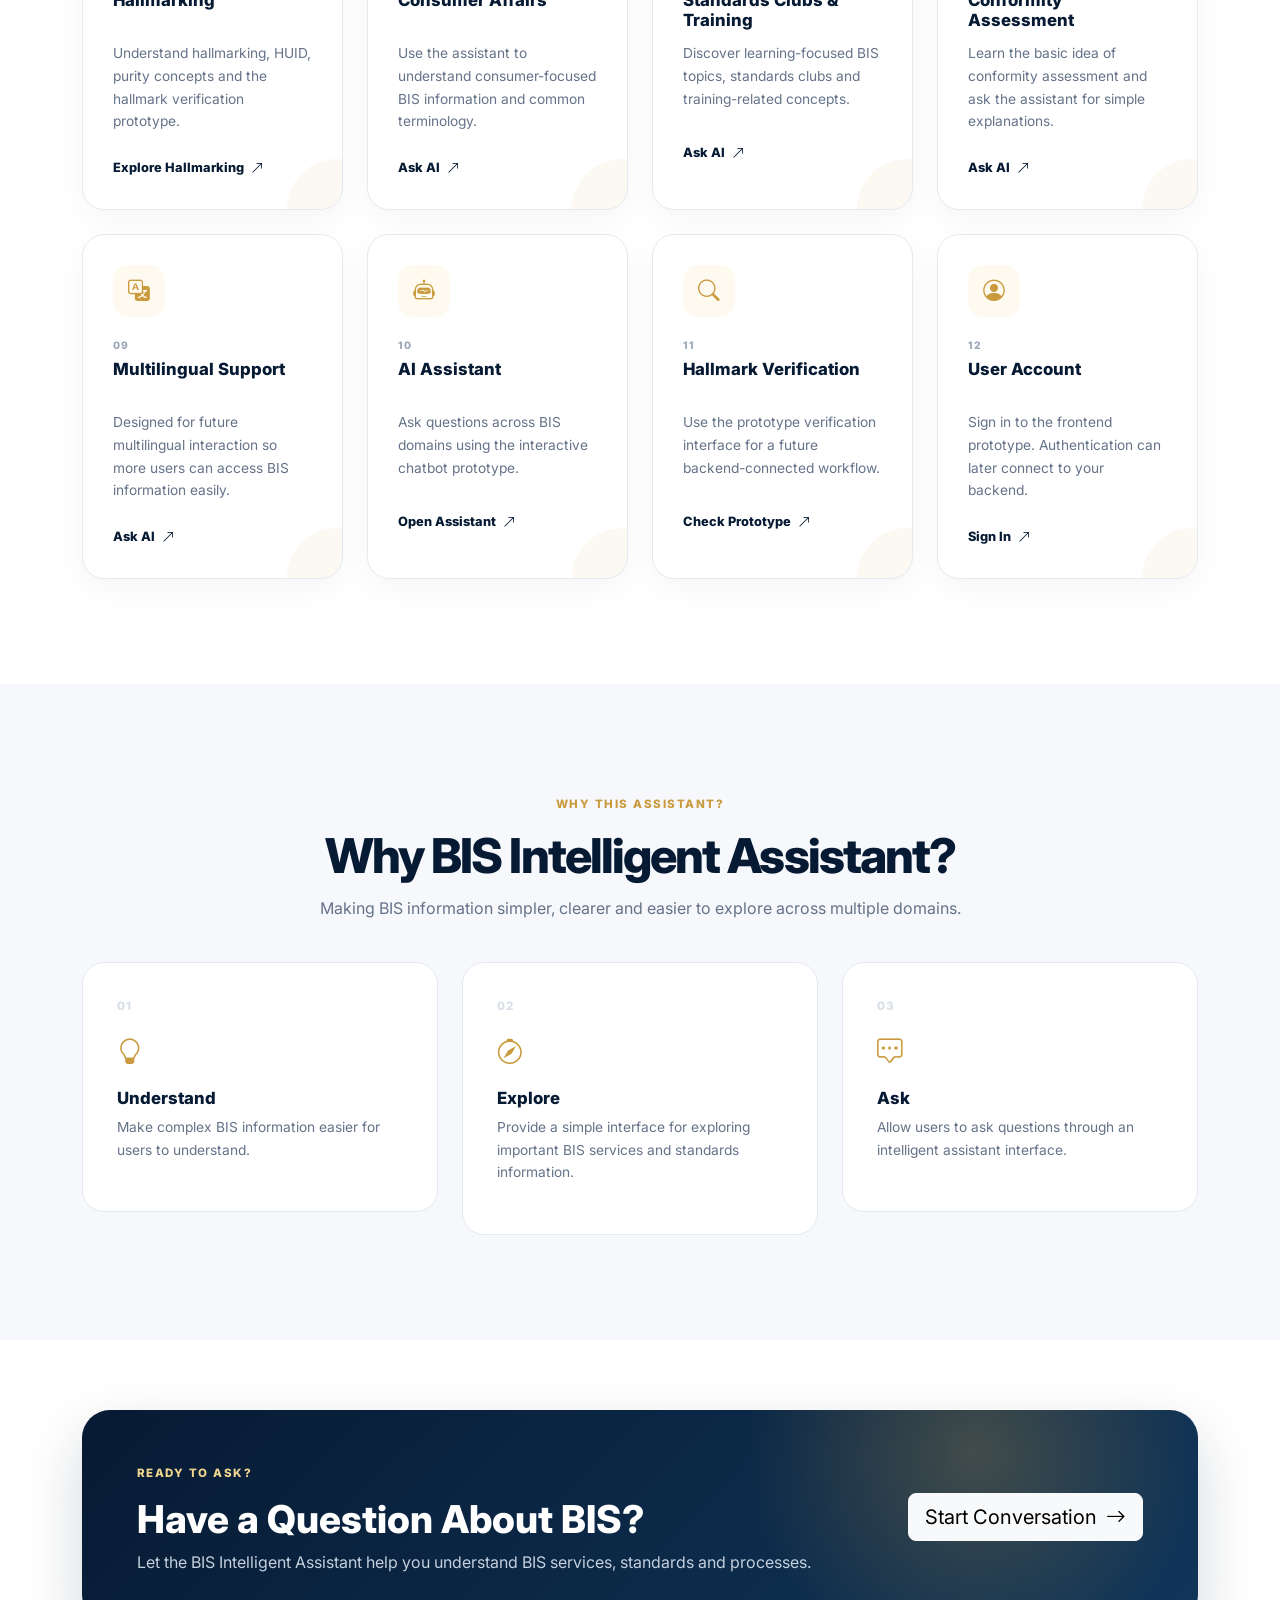
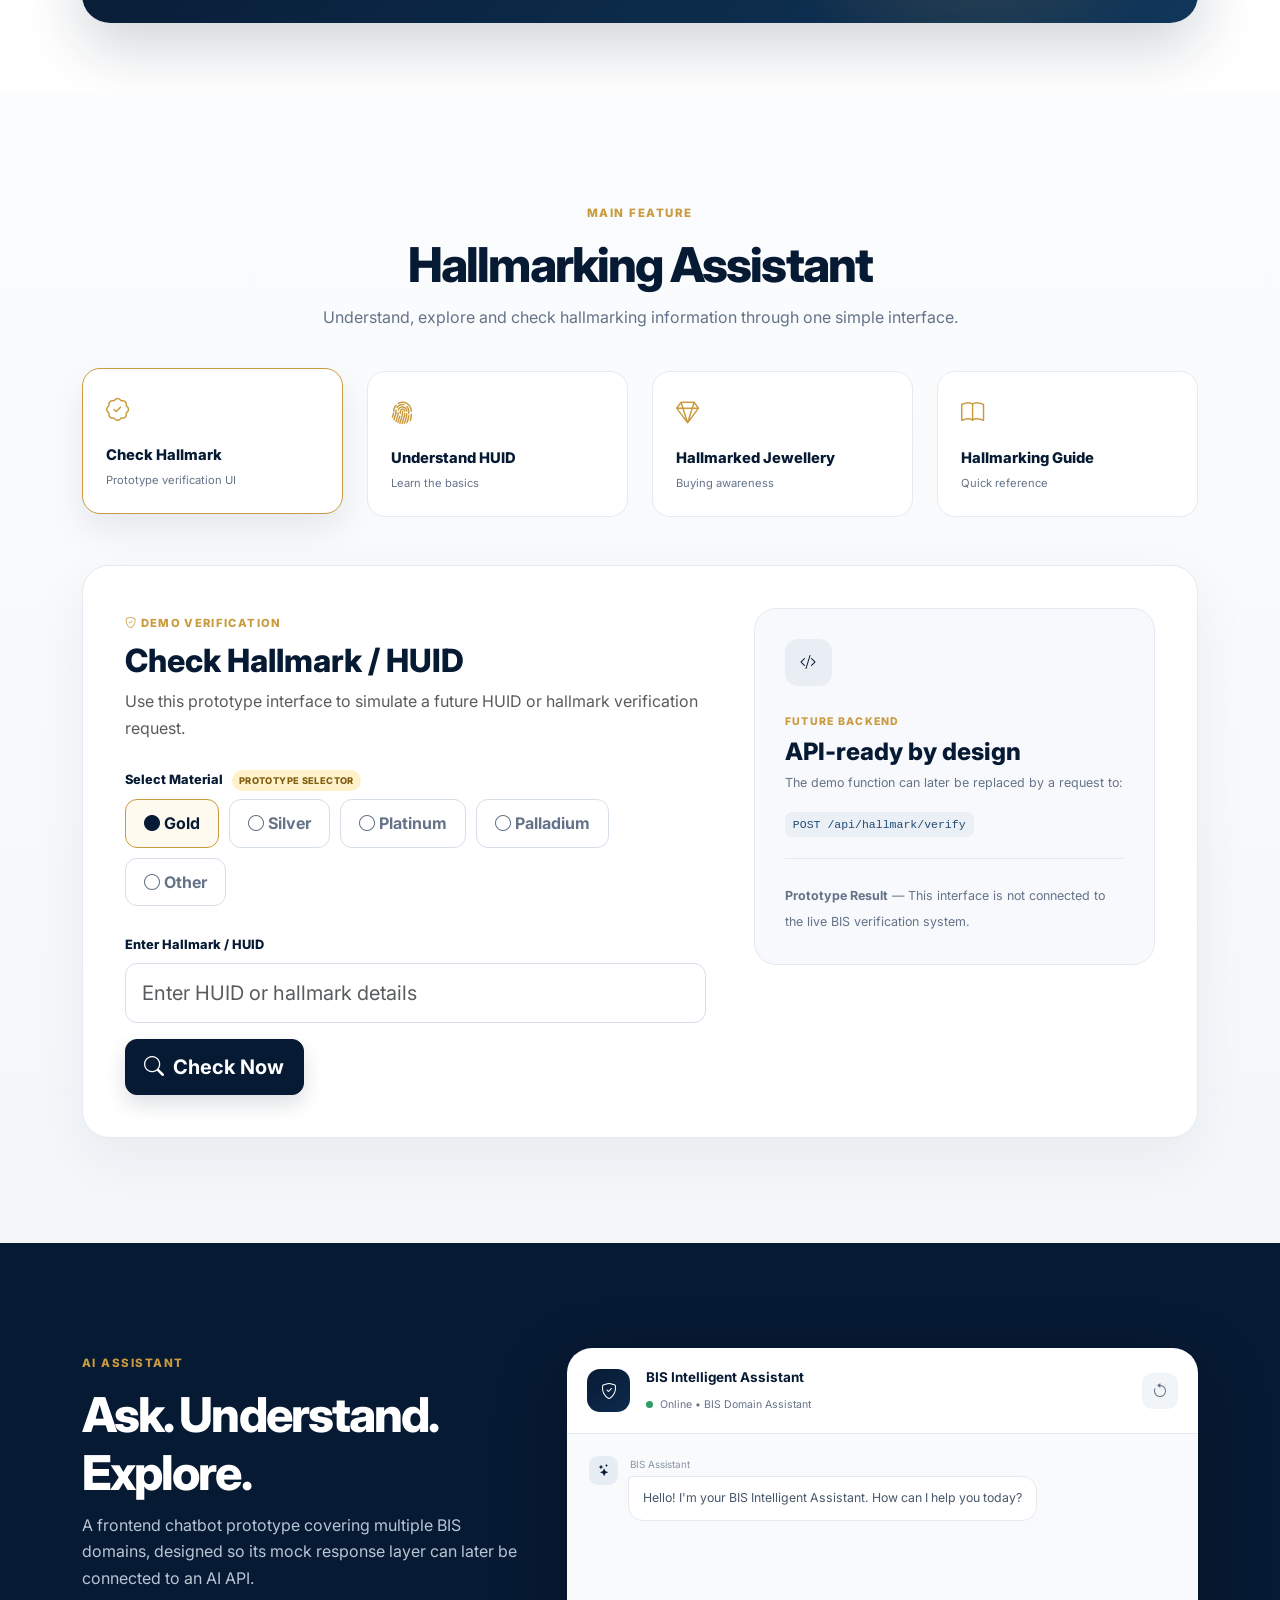
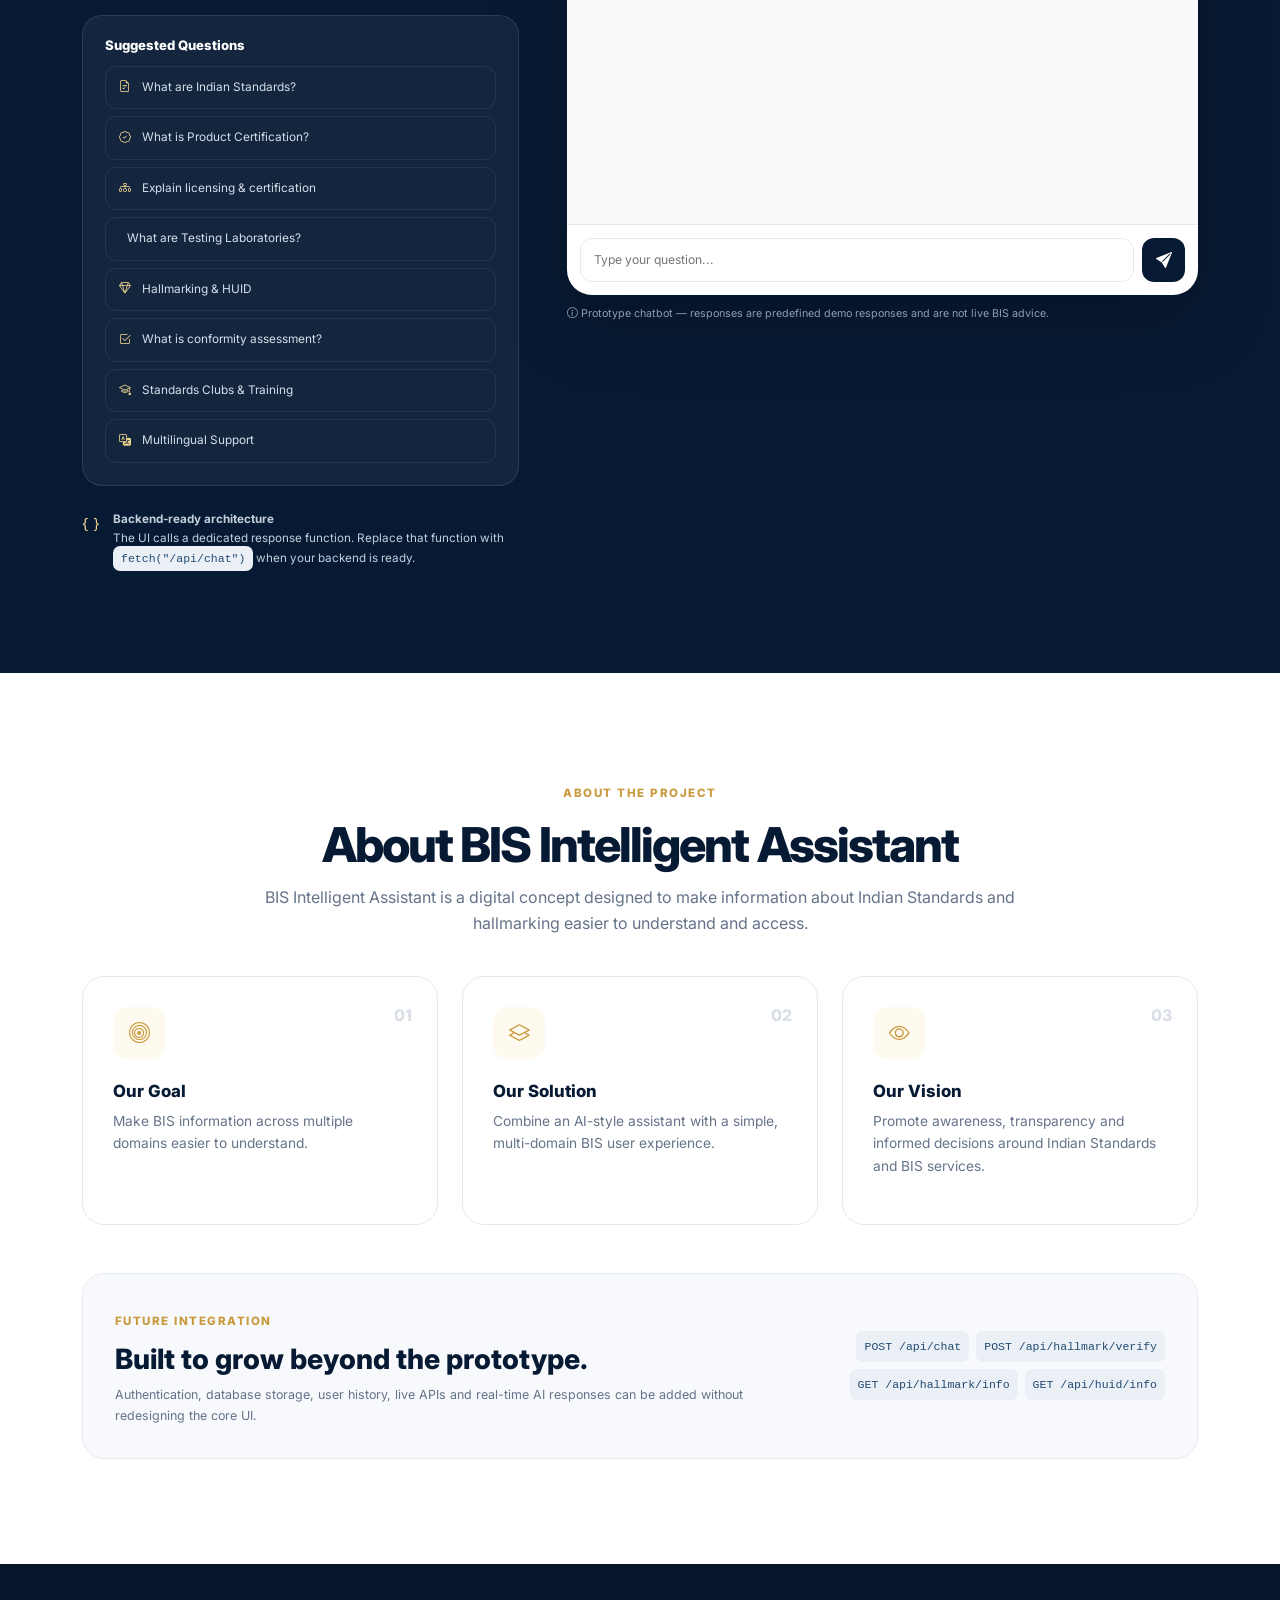
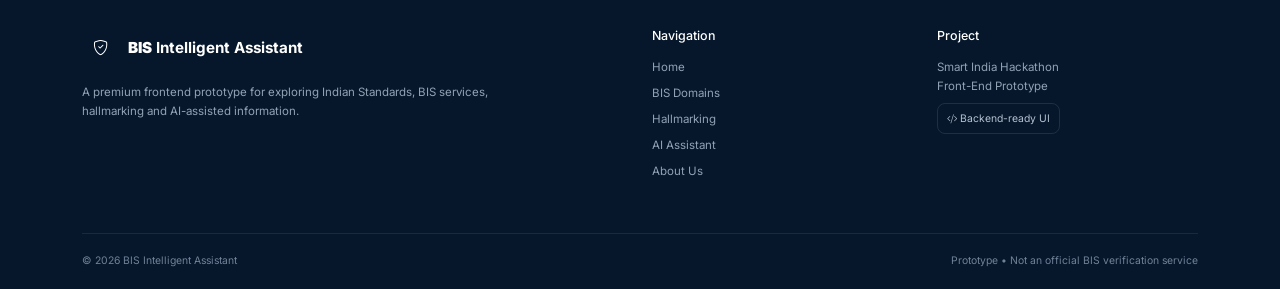
<file: frontend/index.html>
<!DOCTYPE html>
<html lang="en">
<head>
  <meta charset="UTF-8">
  <meta name="viewport" content="width=device-width, initial-scale=1.0">
  <meta name="description" content="BIS Intelligent Assistant - AI-powered Indian Standards and BIS Services prototype">
  <title>BIS Intelligent Assistant | Indian Standards & BIS Services</title>

  <!-- Bootstrap 5 -->
  <link href="https://cdn.jsdelivr.net/npm/bootstrap@5.3.3/dist/css/bootstrap.min.css" rel="stylesheet">
  <!-- Bootstrap Icons -->
  <link href="https://cdn.jsdelivr.net/npm/bootstrap-icons@1.11.3/font/bootstrap-icons.css" rel="stylesheet">
  <!-- Google Font -->
  <link href="https://fonts.googleapis.com/css2?family=Inter:wght@400;500;600;700;800&display=swap" rel="stylesheet">
  <link rel="stylesheet" href="style.css">
</head>

<body>
  <!-- ==================== NAVBAR ==================== -->
  <nav class="navbar navbar-expand-lg navbar-light fixed-top site-navbar" aria-label="Main navigation">
    <div class="container">
      <a class="navbar-brand d-flex align-items-center gap-2" href="#home">
        <span class="brand-mark"><img src="logo.jpeg"alt="BIS Logo"></span>
        <span>
          <strong>BIS Web Assistant for Authentication & Services  </strong>
          <small class="d-block brand-subtitle">Standards • Hallmarking • AI</small>
        </span>
      </a>

      <button class="navbar-toggler" type="button" data-bs-toggle="collapse"
              data-bs-target="#mainNav" aria-controls="mainNav" aria-expanded="false"
              aria-label="Toggle navigation">
        <span class="navbar-toggler-icon"></span>
      </button>

      <div class="collapse navbar-collapse" id="mainNav">
        <ul class="navbar-nav ms-auto align-items-lg-center gap-lg-1">
          <li class="nav-item"><a class="nav-link" href="#home">Home</a></li>
          <li class="nav-item"><a class="nav-link" href="#domains">BIS Domains</a></li>
          <li class="nav-item"><a class="nav-link" href="#hallmarking">Hallmarking</a></li>
          <li class="nav-item"><a class="nav-link" href="#assistant">AI Assistant</a></li>
          <li class="nav-item"><a class="nav-link" href="#about">About Us</a></li>
          <li class="nav-item ms-lg-2 mt-2 mt-lg-0">
            <button class="btn btn-outline-custom btn-sm px-3 me-lg-2" id="signInBtn" type="button">
              <i class="bi bi-person me-1"></i> Sign In
            </button>
            <a class="btn btn-primary-custom btn-sm px-3 d-inline-block mt-2 mt-lg-0" href="#assistant">Get Started</a>
          </li>
        </ul>
      </div>
    </div>
  </nav>

  <main id="home">
    <!-- ==================== HERO ==================== -->
    <section class="hero-section">
      <div class="container position-relative">
        <div class="row align-items-center g-5">
          <div class="col-lg-6">
            <span class="eyebrow"><i class="bi bi-stars"></i> AI-POWERED BIS ASSISTANCE</span>
            <h1>Your Intelligent Guide to <span>Indian Standards &amp; BIS Services</span></h1>
            <p class="hero-text">
              Explore Indian Standards, certification, licensing, testing, hallmarking,
              consumer services and more through one simple AI-powered digital assistant.
            </p>

            <div class="d-flex flex-wrap gap-3 mt-4">
              <a href="#domains" class="btn btn-primary-custom btn-lg">
                Explore BIS Domains <i class="bi bi-arrow-right ms-1"></i>
              </a>
              <a href="#assistant" class="btn btn-outline-custom btn-lg">
                Ask AI Assistant <i class="bi bi-chat-dots ms-1"></i>
              </a>
            </div>

            <div class="trust-row mt-4">
              <span><i class="bi bi-check-circle-fill"></i> Beginner-friendly</span>
              <span><i class="bi bi-check-circle-fill"></i> Prototype-ready</span>
              <span><i class="bi bi-check-circle-fill"></i> Mobile responsive</span>
            </div>
          </div>

          <div class="col-lg-6">
            <div class="hero-visual">
              <div class="preview-topbar">
                <img src="logo.jpeg" alt="BIS Logo" class="logo">
              </div>
              <!--<div class="floating-chip chip-one"><i class="bi bi-gem"></i> Hallmarking</div>
              <div class="floating-chip chip-two"><i class="bi bi-patch-check"></i> HUID</div>

              <div class="assistant-preview">
                <div class="preview-topbar">
                  <div class="d-flex align-items-center gap-2">
                    <div class="mini-avatar"><i class="bi bi-shield-check"></i></div>
                    <div>
                      <strong>BIS Assistant</strong>
                      <small><span class="status-dot"></span> Online</small>
                    </div>
                  </div>
                  <i class="bi bi-three-dots"></i>
                </div>

                <div class="preview-body">
                  <div class="chat-bubble assistant-bubble">
                    Hello! I can help you explore Indian Standards, certification, testing, hallmarking and other BIS services.
                  </div>

                  <div class="jewel-visual" aria-label="Decorative jewellery and hallmark visual">
                    <div class="jewel-ring"><i class="bi bi-gem"></i></div>
                    <div>
                      <strong>Hallmark</strong>
                      <small>Trust through information</small>
                    </div>
                  </div>

                  <div class="chat-bubble user-bubble">What does 916 mean?</div>
                  <div class="chat-bubble assistant-bubble">
                    916 commonly refers to 22-karat gold purity, expressed as 916 parts per thousand.
                  </div>

                  <div class="suggestion-row">
                    <span>What is HUID?</span>
                    <span>Check hallmark</span>
                  </div>
                </div>

                <div class="preview-input">
                  <span>Ask about any BIS service...</span>
                  <i class="bi bi-send-fill"></i>
                </div>
              </div>
            </div>
          </div>-->
        </div>
      </div>
    </section>

    <!-- ==================== BIS DOMAINS ==================== -->
    <section id="domains" class="section-padding quick-section">
      <div class="container">
        <div class="section-heading text-center">
          <span class="eyebrow">BIS SERVICES</span>
          <h2>Explore All Major BIS Domains</h2>
          <p>One assistant for discovering information across important BIS services and user needs.</p>
        </div>

        <div class="row g-4 mt-2">
          <div class="col-md-6 col-lg-4 col-xl-3">
            <article class="feature-card domain-card h-100">
              <div class="icon-box"><i class="bi bi-file-earmark-text"></i></div>
              <span class="domain-number">01</span>
              <h3>Indian Standards</h3>
              <p>Explore standards-related information and understand technical terms in simpler language.</p>
              <button class="card-link link-button" data-question="Tell me about Indian Standards.">Ask AI <i class="bi bi-arrow-up-right"></i></button>
            </article>
          </div>

          <div class="col-md-6 col-lg-4 col-xl-3">
            <article class="feature-card domain-card h-100">
              <div class="icon-box"><i class="bi bi-patch-check"></i></div>
              <span class="domain-number">02</span>
              <h3>Product Certification</h3>
              <p>Learn about BIS product certification concepts and the role of conformity in products.</p>
              <button class="card-link link-button" data-question="What is BIS Product Certification?">Ask AI <i class="bi bi-arrow-up-right"></i></button>
            </article>
          </div>

          <div class="col-md-6 col-lg-4 col-xl-3">
            <article class="feature-card domain-card h-100">
              <div class="icon-box"><i class="bi bi-diagram-3"></i></div>
              <span class="domain-number">03</span>
              <h3>Licensing &amp; Certification</h3>
              <p>Understand licensing and certification processes through guided, beginner-friendly answers.</p>
              <button class="card-link link-button" data-question="Explain the BIS licensing and certification process.">Ask AI <i class="bi bi-arrow-up-right"></i></button>
            </article>
          </div>

          <div class="col-md-6 col-lg-4 col-xl-3">
            <article class="feature-card domain-card h-100">
              <div class="icon-box"><i class="bi bi-beaker"></i></div>
              <span class="domain-number">04</span>
              <h3>Testing Laboratories</h3>
              <p>Explore testing-laboratory related concepts and ask questions about BIS testing services.</p>
              <button class="card-link link-button" data-question="What are BIS Testing Laboratories?">Ask AI <i class="bi bi-arrow-up-right"></i></button>
            </article>
          </div>

          <div class="col-md-6 col-lg-4 col-xl-3">
            <article class="feature-card domain-card h-100">
              <div class="icon-box"><i class="bi bi-gem"></i></div>
              <span class="domain-number">05</span>
              <h3>Hallmarking</h3>
              <p>Understand hallmarking, HUID, purity concepts and the hallmark verification prototype.</p>
              <a href="#hallmarking" class="card-link">Explore Hallmarking <i class="bi bi-arrow-up-right"></i></a>
            </article>
          </div>

          <div class="col-md-6 col-lg-4 col-xl-3">
            <article class="feature-card domain-card h-100">
              <div class="icon-box"><i class="bi bi-people"></i></div>
              <span class="domain-number">06</span>
              <h3>Consumer Affairs</h3>
              <p>Use the assistant to understand consumer-focused BIS information and common terminology.</p>
              <button class="card-link link-button" data-question="What BIS consumer affairs information can I ask about?">Ask AI <i class="bi bi-arrow-up-right"></i></button>
            </article>
          </div>

          <div class="col-md-6 col-lg-4 col-xl-3">
            <article class="feature-card domain-card h-100">
              <div class="icon-box"><i class="bi bi-mortarboard"></i></div>
              <span class="domain-number">07</span>
              <h3>Standards Clubs &amp; Training</h3>
              <p>Discover learning-focused BIS topics, standards clubs and training-related concepts.</p>
              <button class="card-link link-button" data-question="Tell me about BIS Standards Clubs and Training.">Ask AI <i class="bi bi-arrow-up-right"></i></button>
            </article>
          </div>

          <div class="col-md-6 col-lg-4 col-xl-3">
            <article class="feature-card domain-card h-100">
              <div class="icon-box"><i class="bi bi-check2-square"></i></div>
              <span class="domain-number">08</span>
              <h3>Conformity Assessment</h3>
              <p>Learn the basic idea of conformity assessment and ask the assistant for simple explanations.</p>
              <button class="card-link link-button" data-question="What is conformity assessment?">Ask AI <i class="bi bi-arrow-up-right"></i></button>
            </article>
          </div>

          <div class="col-md-6 col-lg-4 col-xl-3">
            <article class="feature-card domain-card h-100">
              <div class="icon-box"><i class="bi bi-translate"></i></div>
              <span class="domain-number">09</span>
              <h3>Multilingual Support</h3>
              <p>Designed for future multilingual interaction so more users can access BIS information easily.</p>
              <button class="card-link link-button" data-question="How can multilingual support help users of the BIS Assistant?">Ask AI <i class="bi bi-arrow-up-right"></i></button>
            </article>
          </div>

          <div class="col-md-6 col-lg-4 col-xl-3">
            <article class="feature-card domain-card h-100">
              <div class="icon-box"><i class="bi bi-robot"></i></div>
              <span class="domain-number">10</span>
              <h3>AI Assistant</h3>
              <p>Ask questions across BIS domains using the interactive chatbot prototype.</p>
              <button class="card-link link-button" data-scroll="#assistant">Open Assistant <i class="bi bi-arrow-up-right"></i></button>
            </article>
          </div>

          <div class="col-md-6 col-lg-4 col-xl-3">
            <article class="feature-card domain-card h-100">
              <div class="icon-box"><i class="bi bi-search"></i></div>
              <span class="domain-number">11</span>
              <h3>Hallmark Verification</h3>
              <p>Use the prototype verification interface for a future backend-connected workflow.</p>
              <button class="card-link link-button" data-scroll="#verification">Check Prototype <i class="bi bi-arrow-up-right"></i></button>
            </article>
          </div>

          <div class="col-md-6 col-lg-4 col-xl-3">
            <article class="feature-card domain-card h-100">
              <div class="icon-box"><i class="bi bi-person-circle"></i></div>
              <span class="domain-number">12</span>
              <h3>User Account</h3>
              <p>Sign in to the frontend prototype. Authentication can later connect to your backend.</p>
              <button class="card-link link-button" id="domainSignInBtn" type="button">Sign In <i class="bi bi-arrow-up-right"></i></button>
            </article>
          </div>
        </div>
      </div>
    </section>

    <!-- ==================== WHY ==================== -->
    <section class="section-padding why-section">
      <div class="container">
        <div class="section-heading text-center">
          <span class="eyebrow">WHY THIS ASSISTANT?</span>
          <h2>Why BIS Intelligent Assistant?</h2>
          <p>Making BIS information simpler, clearer and easier to explore across multiple domains.</p>
        </div>

        <div class="row g-4 mt-3">
          <div class="col-lg-4">
            <div class="why-block">
              <div class="why-number">01</div>
              <i class="bi bi-lightbulb"></i>
              <h3>Understand</h3>
              <p>Make complex BIS information easier for users to understand.</p>
            </div>
          </div>
          <div class="col-lg-4">
            <div class="why-block">
              <div class="why-number">02</div>
              <i class="bi bi-compass"></i>
              <h3>Explore</h3>
              <p>Provide a simple interface for exploring important BIS services and standards information.</p>
            </div>
          </div>
          <div class="col-lg-4">
            <div class="why-block">
              <div class="why-number">03</div>
              <i class="bi bi-chat-square-dots"></i>
              <h3>Ask</h3>
              <p>Allow users to ask questions through an intelligent assistant interface.</p>
            </div>
          </div>
        </div>
      </div>
    </section>

    <!-- ==================== CTA ==================== -->
    <section class="container">
      <div class="cta-banner">
        <div>
          <span class="eyebrow">READY TO ASK?</span>
          <h2>Have a Question About BIS?</h2>
          <p>Let the BIS Intelligent Assistant help you understand BIS services, standards and processes.</p>
        </div>
        <a href="#assistant" class="btn btn-light btn-lg">Start Conversation <i class="bi bi-arrow-right ms-1"></i></a>
      </div>
    </section>

    <!-- ==================== HALLMARKING ==================== -->
    <section id="hallmarking" class="section-padding hallmarking-section">
      <div class="container">
        <div class="section-heading text-center">
          <span class="eyebrow">MAIN FEATURE</span>
          <h2>Hallmarking Assistant</h2>
          <p>Understand, explore and check hallmarking information through one simple interface.</p>
        </div>

        <div class="row g-4 mt-3">
          <div class="col-md-6 col-lg-3">
            <button class="hallmark-feature active" data-tab="verification">
              <i class="bi bi-patch-check"></i><span>Check Hallmark</span><small>Prototype verification UI</small>
            </button>
          </div>
          <div class="col-md-6 col-lg-3">
            <button class="hallmark-feature" data-tab="huid">
              <i class="bi bi-fingerprint"></i><span>Understand HUID</span><small>Learn the basics</small>
            </button>
          </div>
          <div class="col-md-6 col-lg-3">
            <button class="hallmark-feature" data-tab="jewellery">
              <i class="bi bi-gem"></i><span>Hallmarked Jewellery</span><small>Buying awareness</small>
            </button>
          </div>
          <div class="col-md-6 col-lg-3">
            <button class="hallmark-feature" data-tab="guide">
              <i class="bi bi-book"></i><span>Hallmarking Guide</span><small>Quick reference</small>
            </button>
          </div>
        </div>

        <!-- Verification panel -->
        <div id="verification" class="tool-panel mt-5 hallmark-panel active-panel">
          <div class="row g-5 align-items-start">
            <div class="col-lg-7">
              <span class="panel-kicker"><i class="bi bi-shield-check"></i> DEMO VERIFICATION</span>
              <h3>Check Hallmark / HUID</h3>
              <p class="text-muted">
                Use this prototype interface to simulate a future HUID or hallmark verification request.
              </p>

              <form id="verificationForm" class="mt-4">
                <label class="form-label">Select Material <span class="prototype-inline-label">Prototype selector</span></label>
                <div class="metal-selector mb-4">
                  <button type="button" class="metal-btn active" data-metal="gold">
                    <i class="bi bi-circle-fill"></i> Gold
                  </button>
                  <button type="button" class="metal-btn" data-metal="silver">
                    <i class="bi bi-circle"></i> Silver
                  </button>
                  <button type="button" class="metal-btn" data-metal="platinum">
                    <i class="bi bi-circle"></i> Platinum
                  </button>
                  <button type="button" class="metal-btn" data-metal="palladium">
                    <i class="bi bi-circle"></i> Palladium
                  </button>
                  <button type="button" class="metal-btn" data-metal="other">
                    <i class="bi bi-circle"></i> Other
                  </button>
                </div>

                <label class="form-label" for="huidInput">Enter Hallmark / HUID</label>
                <input id="huidInput" class="form-control form-control-lg" type="text"
                       placeholder="Enter HUID or hallmark details" autocomplete="off">

                <button id="verifyButton" class="btn btn-primary-custom btn-lg mt-3" type="submit">
                  <i class="bi bi-search me-1"></i> Check Now
                </button>
              </form>

              <div id="verificationResult" class="result-box mt-4 d-none" aria-live="polite"></div>
            </div>

            <div class="col-lg-5">
              <div class="api-card">
                <div class="api-card-icon"><i class="bi bi-code-slash"></i></div>
                <span class="small-label">FUTURE BACKEND</span>
                <h4>API-ready by design</h4>
                <p>The demo function can later be replaced by a request to:</p>
                <code>POST /api/hallmark/verify</code>
                <div class="api-divider"></div>
                <small>
                  <strong>Prototype Result</strong> — This interface is not connected to the live BIS verification system.
                </small>
              </div>
            </div>
          </div>
        </div>

        <!-- HUID panel -->
        <div id="huid" class="tool-panel mt-5 hallmark-panel">
          <div class="row align-items-center g-5">
            <div class="col-lg-6">
              <span class="panel-kicker"><i class="bi bi-fingerprint"></i> HUID INFORMATION</span>
              <h3>What is HUID?</h3>
              <p>
                HUID stands for <strong>Hallmark Unique Identification</strong>. In this prototype,
                it is presented as a unique identification number associated with a hallmarked jewellery article.
              </p>
              <div class="info-list">
                <div><i class="bi bi-check2-circle"></i><span><strong>Why it matters:</strong> It helps users understand the identification aspect of hallmarked jewellery.</span></div>
                <div><i class="bi bi-check2-circle"></i><span><strong>How to use this prototype:</strong> Enter a HUID in the verification interface above.</span></div>
                <div><i class="bi bi-check2-circle"></i><span><strong>Important:</strong> This website does not perform official verification.</span></div>
              </div>
              <button class="btn btn-primary-custom mt-3" id="askHuidBtn">Ask AI About HUID <i class="bi bi-chat-dots ms-1"></i></button>
            </div>
            <div class="col-lg-6">
              <div class="huid-card">
                <div class="huid-scan">
                  <i class="bi bi-fingerprint"></i>
                  <span>HUID</span>
                  <strong>ABC12345</strong>
                  <small>Demo value</small>
                </div>
              </div>
            </div>
          </div>
        </div>

        <!-- Jewellery panel -->
        <div id="jewellery" class="tool-panel mt-5 hallmark-panel">
          <div class="row align-items-center g-5">
            <div class="col-lg-5">
              <div class="jewellery-art">
                <div class="large-ring"><i class="bi bi-gem"></i></div>
                <div class="art-label"><i class="bi bi-patch-check-fill"></i> Hallmark Awareness</div>
              </div>
            </div>
            <div class="col-lg-7">
              <span class="panel-kicker"><i class="bi bi-gem"></i> HALLMARKED JEWELLERY</span>
              <h3>Make informed jewellery decisions</h3>
              <p>
                When purchasing jewellery, understanding hallmarking and the relevant identification
                information can help consumers make more informed decisions.
              </p>
              <div class="row g-3 mt-2">
                <div class="col-md-6"><div class="mini-info"><i class="bi bi-search"></i><strong>Look for relevant marks</strong><span>Use the guide to understand common hallmarking concepts.</span></div></div>
                <div class="col-md-6"><div class="mini-info"><i class="bi bi-question-circle"></i><strong>Ask questions</strong><span>Use the assistant when terminology is unclear.</span></div></div>
                <div class="col-md-6"><div class="mini-info"><i class="bi bi-shield-check"></i><strong>Use official sources</strong><span>This prototype should not be treated as an official verification service.</span></div></div>
                <div class="col-md-6"><div class="mini-info"><i class="bi bi-info-circle"></i><strong>Understand purity</strong><span>Learn what terms such as 916 commonly represent.</span></div></div>
              </div>
              <button class="btn btn-primary-custom mt-4" data-question="How can I identify hallmarked jewellery?">Ask AI <i class="bi bi-arrow-right ms-1"></i></button>
            </div>
          </div>
        </div>

        <!-- Guide panel -->
        <div id="guide" class="tool-panel mt-5 hallmark-panel">
          <div class="section-heading">
            <span class="eyebrow">QUICK REFERENCE</span>
            <h3>Hallmarking Guide</h3>
            <p>Simple explanations for common hallmarking concepts.</p>
          </div>

          <div class="accordion mt-4" id="guideAccordion">
            <div class="accordion-item">
              <h4 class="accordion-header">
                <button class="accordion-button" type="button" data-bs-toggle="collapse" data-bs-target="#guideOne">What is hallmarking?</button>
              </h4>
              <div id="guideOne" class="accordion-collapse collapse show" data-bs-parent="#guideAccordion">
                <div class="accordion-body">Hallmarking is a system used to indicate the purity/fineness of precious-metal articles through prescribed marks and processes.</div>
              </div>
            </div>
            <div class="accordion-item">
              <h4 class="accordion-header">
                <button class="accordion-button collapsed" type="button" data-bs-toggle="collapse" data-bs-target="#guideTwo">What is HUID?</button>
              </h4>
              <div id="guideTwo" class="accordion-collapse collapse" data-bs-parent="#guideAccordion">
                <div class="accordion-body">HUID stands for Hallmark Unique Identification and is presented in this prototype as an identification number associated with a hallmarked jewellery article.</div>
              </div>
            </div>
            <div class="accordion-item">
              <h4 class="accordion-header">
                <button class="accordion-button collapsed" type="button" data-bs-toggle="collapse" data-bs-target="#guideThree">What is gold purity?</button>
              </h4>
              <div id="guideThree" class="accordion-collapse collapse" data-bs-parent="#guideAccordion">
                <div class="accordion-body">Gold purity describes how much pure gold is present in an alloy. It may be expressed using karat or fineness terminology.</div>
              </div>
            </div>
            <div class="accordion-item">
              <h4 class="accordion-header">
                <button class="accordion-button collapsed" type="button" data-bs-toggle="collapse" data-bs-target="#guideFour">What does 916 mean?</button>
              </h4>
              <div id="guideFour" class="accordion-collapse collapse" data-bs-parent="#guideAccordion">
                <div class="accordion-body">916 is a fineness number commonly associated with 22-karat gold, meaning 916 parts per thousand gold by fineness.</div>
              </div>
            </div>
            <div class="accordion-item">
              <h4 class="accordion-header">
                <button class="accordion-button collapsed" type="button" data-bs-toggle="collapse" data-bs-target="#guideFive">Can this prototype verify a real HUID?</button>
              </h4>
              <div id="guideFive" class="accordion-collapse collapse" data-bs-parent="#guideAccordion">
                <div class="accordion-body">No. The verification interface uses mock JavaScript data. A future backend/API connection would be required for live verification.</div>
              </div>
            </div>
          </div>
        </div>
      </div>
    </section>

    <!-- ==================== AI ASSISTANT ==================== -->
    <section id="assistant" class="section-padding assistant-section">
      <div class="container">
        <div class="row g-5 align-items-start">
          <div class="col-lg-5">
            <span class="eyebrow">AI ASSISTANT</span>
            <h2>Ask. Understand. Explore.</h2>
            <p class="lead-text">
              A frontend chatbot prototype covering multiple BIS domains, designed so its mock response layer can later be connected to an AI API.
            </p>

            <div class="suggestion-panel mt-4">
              <h3>Suggested Questions</h3>
              <button class="suggestion-btn" data-question="What are Indian Standards?"><i class="bi bi-file-earmark-text"></i> What are Indian Standards?</button>
              <button class="suggestion-btn" data-question="What is BIS Product Certification?"><i class="bi bi-patch-check"></i> What is Product Certification?</button>
              <button class="suggestion-btn" data-question="Explain the BIS licensing and certification process."><i class="bi bi-diagram-3"></i> Explain licensing &amp; certification</button>
              <button class="suggestion-btn" data-question="What are BIS Testing Laboratories?"><i class="bi bi-beaker"></i> What are Testing Laboratories?</button>
              <button class="suggestion-btn" data-question="What is hallmarking and what is HUID?"><i class="bi bi-gem"></i> Hallmarking &amp; HUID</button>
              <button class="suggestion-btn" data-question="What is conformity assessment?"><i class="bi bi-check2-square"></i> What is conformity assessment?</button>
              <button class="suggestion-btn" data-question="Tell me about BIS Standards Clubs and Training."><i class="bi bi-mortarboard"></i> Standards Clubs &amp; Training</button>
              <button class="suggestion-btn" data-question="How can multilingual support help BIS users?"><i class="bi bi-translate"></i> Multilingual Support</button>
            </div>

            <div class="backend-note mt-4">
              <i class="bi bi-braces"></i>
              <div>
                <strong>Backend-ready architecture</strong>
                <p class="mb-0">The UI calls a dedicated response function. Replace that function with <code>fetch("/api/chat")</code> when your backend is ready.</p>
              </div>
            </div>
          </div>

          <div class="col-lg-7">
            <div class="chatbot-shell">
              <div class="chat-header">
                <div class="d-flex align-items-center gap-3">
                  <div class="chat-avatar"><i class="bi bi-shield-check"></i></div>
                  <div>
                    <strong>BIS Intelligent Assistant</strong>
                    <small><span class="status-dot"></span> Online • BIS Domain Assistant</small>
                  </div>
                </div>
                <button class="icon-btn" id="clearChatBtn" title="Clear chat" aria-label="Clear chat"><i class="bi bi-arrow-counterclockwise"></i></button>
              </div>

              <div id="chatMessages" class="chat-messages" aria-live="polite">
                <div class="message-row assistant">
                  <div class="message-avatar"><i class="bi bi-stars"></i></div>
                  <div class="message-content">
                    <span class="message-name">BIS Assistant</span>
                    <div class="message-bubble">
                      Hello! I'm your BIS Intelligent Assistant. How can I help you today?
                    </div>
                  </div>
                </div>
              </div>

              <div id="typingIndicator" class="typing-indicator d-none">
                <span></span><span></span><span></span>
                <small>Assistant is typing...</small>
              </div>

              <form id="chatForm" class="chat-input-area">
                <label for="chatInput" class="visually-hidden">Type your question</label>
                <input id="chatInput" type="text" placeholder="Type your question..." autocomplete="off">
                <button type="submit" aria-label="Send message"><i class="bi bi-send-fill"></i></button>
              </form>
            </div>
            <p class="prototype-disclaimer"><i class="bi bi-info-circle"></i> Prototype chatbot — responses are predefined demo responses and are not live BIS advice.</p>
          </div>
        </div>
      </div>
    </section>

    <!-- ==================== ABOUT ==================== -->
    <section id="about" class="section-padding about-section">
      <div class="container">
        <div class="section-heading text-center">
          <span class="eyebrow">ABOUT THE PROJECT</span>
          <h2>About BIS Intelligent Assistant</h2>
          <p>BIS Intelligent Assistant is a digital concept designed to make information about Indian Standards and hallmarking easier to understand and access.</p>
        </div>

        <div class="row g-4 mt-3">
          <div class="col-lg-4">
            <div class="about-card">
              <div class="about-icon"><i class="bi bi-bullseye"></i></div>
              <span>01</span>
              <h3>Our Goal</h3>
              <p>Make BIS information across multiple domains easier to understand.</p>
            </div>
          </div>
          <div class="col-lg-4">
            <div class="about-card">
              <div class="about-icon"><i class="bi bi-layers"></i></div>
              <span>02</span>
              <h3>Our Solution</h3>
              <p>Combine an AI-style assistant with a simple, multi-domain BIS user experience.</p>
            </div>
          </div>
          <div class="col-lg-4">
            <div class="about-card">
              <div class="about-icon"><i class="bi bi-eye"></i></div>
              <span>03</span>
              <h3>Our Vision</h3>
              <p>Promote awareness, transparency and informed decisions around Indian Standards and BIS services.</p>
            </div>
          </div>
        </div>

        <div class="integration-strip mt-5">
          <div>
            <span class="eyebrow">FUTURE INTEGRATION</span>
            <h3>Built to grow beyond the prototype.</h3>
            <p class="mb-0">Authentication, database storage, user history, live APIs and real-time AI responses can be added without redesigning the core UI.</p>
          </div>
          <div class="endpoint-list">
            <code>POST /api/chat</code>
            <code>POST /api/hallmark/verify</code>
            <code>GET /api/hallmark/info</code>
            <code>GET /api/huid/info</code>
          </div>
        </div>
      </div>
    </section>
  </main>

  <!-- ==================== FOOTER ==================== -->
  <footer class="site-footer">
    <div class="container">
      <div class="row g-4 align-items-start">
        <div class="col-lg-6">
          <a href="#home" class="footer-brand">
            <span class="brand-mark"><i class="bi bi-shield-check"></i></span>
            <span><strong>BIS</strong> Intelligent Assistant</span>
          </a>
          <p class="footer-text">A premium frontend prototype for exploring Indian Standards, BIS services, hallmarking and AI-assisted information.</p>
        </div>
        <div class="col-6 col-lg-3">
          <h4>Navigation</h4>
          <a href="#home">Home</a>
          <a href="#domains">BIS Domains</a>
          <a href="#hallmarking">Hallmarking</a>
          <a href="#assistant">AI Assistant</a>
          <a href="#about">About Us</a>
        </div>
        <div class="col-6 col-lg-3">
          <h4>Project</h4>
          <p>Smart India Hackathon<br>Front-End Prototype</p>
          <span class="footer-badge"><i class="bi bi-code-slash"></i> Backend-ready UI</span>
        </div>
      </div>
      <div class="footer-bottom">
        <span>© 2026 BIS Intelligent Assistant</span>
        <span>Prototype • Not an official BIS verification service</span>
      </div>
    </div>
  </footer>


  <!-- ==================== SIGN IN MODAL ==================== -->
  <div class="modal fade" id="signInModal" tabindex="-1" aria-labelledby="signInModalLabel" aria-hidden="true">
    <div class="modal-dialog modal-dialog-centered modal-sm">
      <div class="modal-content signin-modal">
        <div class="modal-header">
          <div>
            <span class="panel-kicker"><i class="bi bi-shield-check"></i> ACCOUNT ACCESS</span>
            <h5 class="modal-title" id="signInModalLabel">Welcome back</h5>
          </div>
          <button type="button" class="btn-close" data-bs-dismiss="modal" aria-label="Close"></button>
        </div>
        <div class="modal-body">
          <p class="signin-intro">Sign in to continue to your BIS Intelligent Assistant workspace.</p>
          <form id="signInForm">
            <div class="mb-3">
              <label class="form-label" for="signInEmail">Email address</label>
              <input class="form-control" id="signInEmail" type="email" placeholder="you@example.com" required autocomplete="email">
            </div>
            <div class="mb-2">
              <label class="form-label" for="signInPassword">Password</label>
              <div class="password-wrap">
                <input class="form-control" id="signInPassword" type="password" placeholder="Enter your password" required minlength="6" autocomplete="current-password">
                <button type="button" class="password-toggle" id="togglePassword" aria-label="Show password">
                  <i class="bi bi-eye"></i>
                </button>
              </div>
            </div>
            <div class="signin-demo-note">
              <i class="bi bi-info-circle"></i>
              <span>Demo only. This form does not send your credentials anywhere. Connect it to your backend authentication endpoint later.</span>
            </div>
            <div id="signInResult" class="signin-result d-none" aria-live="polite"></div>
            <button class="btn btn-primary-custom w-100 mt-3" type="submit">
              <i class="bi bi-box-arrow-in-right me-1"></i> Sign In
            </button>
          </form>
        </div>
      </div>
    </div>
  </div>

  <!-- Bootstrap JS -->
  <script src="https://cdn.jsdelivr.net/npm/bootstrap@5.3.3/dist/js/bootstrap.bundle.min.js"></script>
  <script src="script.js"></script>
</body>
</html>
</file>
<file: style.css>
/* =========================================================
   BIS INTELLIGENT ASSISTANT
   Main stylesheet
   ========================================================= */

:root {
  --navy: #071a33;
  --navy-2: #0d2b4d;
  --gold: #c99a3e;
  --gold-light: #f0d58f;
  --cream: #fffaf0;
  --white: #ffffff;
  --bg: #f6f8fb;
  --text: #142238;
  --muted: #657389;
  --border: #e5eaf0;
  --success: #2f9b67;
  --shadow: 0 18px 50px rgba(7, 26, 51, 0.09);
  --radius: 22px;
}

html {
  scroll-behavior: smooth;
  scroll-padding-top: 86px;
}

body {
  font-family: "Inter", sans-serif;
  color: var(--text);
  background: var(--white);
  line-height: 1.65;
}

a {
  text-decoration: none;
}

button,
input {
  font-family: inherit;
}

.site-navbar {
  background: rgba(255, 255, 255, 0.92);
  backdrop-filter: blur(16px);
  border-bottom: 1px solid rgba(229, 234, 240, 0.8);
  min-height: 78px;
  transition: box-shadow 0.25s ease;
  padding: 12px;
}

.site-navbar.scrolled {
  box-shadow: 0 10px 30px rgba(7, 26, 51, 0.08);
}

.navbar-brand {
  color: var(--navy);
  font-size: 0.98rem;
  line-height: 1.15;
  align-items: center;
  
}

.navbar-brand strong {
  font-weight: 800;
}

.brand-mark {
  width: 40px;
  height: 40px;
  display: flex;
  align-items: center;
  justify-content: center;
  flex-shrink: 0;
}
.brand-mark img {
   width: 100%;
   height: 100%;
   object-fit: contain;
}

.brand-subtitle {
  color: var(--muted);
  font-size: 0.62rem;
  letter-spacing: 0.06em;
  margin-top: 3px;
}

.nav-link {
  color: #44546a !important;
  font-size: 0.88rem;
  font-weight: 600;
  padding: 0.55rem 0.8rem !important;
}

.nav-link:hover {
  color: var(--navy) !important;
}

.btn-primary-custom {
  background: var(--navy);
  border: 1px solid var(--navy);
  color: var(--white);
  border-radius: 12px;
  font-weight: 700;
  padding: 0.78rem 1.15rem;
  box-shadow: 0 9px 20px rgba(7, 26, 51, 0.14);
  transition: transform 0.2s ease, box-shadow 0.2s ease, background 0.2s ease;
}

.btn-primary-custom:hover {
  color: var(--white);
  background: var(--navy-2);
  transform: translateY(-2px);
  box-shadow: 0 13px 24px rgba(7, 26, 51, 0.18);
}

.btn-outline-custom {
  color: var(--navy);
  background: var(--white);
  border: 1px solid #ccd5e0;
  border-radius: 12px;
  font-weight: 700;
  padding: 0.78rem 1.15rem;
}

.btn-outline-custom:hover {
  border-color: var(--navy);
  color: var(--navy);
  background: #f8fafc;
}

/* Hero */
.hero-section {
  min-height: 760px;
  padding: 150px 0 90px;
  display: flex;
  align-items: center;
  overflow: hidden;
  background:
    radial-gradient(circle at 80% 30%, rgba(201, 154, 62, 0.13), transparent 28%),
    linear-gradient(180deg, #fbfcfe 0%, #f4f7fa 100%);
}

.hero-section h1 {
  max-width: 680px;
  font-size: clamp(2.7rem, 5.2vw, 5rem);
  line-height: 1.03;
  letter-spacing: -0.055em;
  font-weight: 800;
  color: var(--navy);
}

.hero-section h1 span {
  color: var(--gold);
}

.hero-text {
  max-width: 620px;
  color: var(--muted);
  font-size: 1.08rem;
  margin-top: 1.35rem;
}

.eyebrow {
  display: inline-flex;
  align-items: center;
  gap: 7px;
  color: var(--gold);
  font-size: 0.72rem;
  font-weight: 800;
  letter-spacing: 0.13em;
  margin-bottom: 0.8rem;
}

.trust-row {
  display: flex;
  flex-wrap: wrap;
  gap: 1rem;
  color: #657389;
  font-size: 0.77rem;
  font-weight: 600;
}

.trust-row i {
  color: var(--success);
  margin-right: 4px;
}

.hero-visual {
  position: relative;
  min-height: 520px;
  display: flex;
  align-items: center;
  justify-content: center;
}

.assistant-preview {
  width: min(100%, 475px);
  background: var(--white);
  border: 1px solid #e1e7ee;
  border-radius: 28px;
  box-shadow: 0 35px 90px rgba(7, 26, 51, 0.14);
  overflow: hidden;
  transform: none;
}

.preview-topbar {
  padding: 18px 20px;
  border-bottom: 1px solid var(--border);
  display: flex;
  align-items: center;
  justify-content: space-between;
  color: var(--muted);
}

.mini-avatar,
.chat-avatar {
  background: linear-gradient(145deg, var(--navy), var(--navy-2));
  color: var(--white);
  display: inline-flex;
  align-items: center;
  justify-content: center;
}

.mini-avatar {
  width: 40px;
  height: 40px;
  border-radius: 12px;
}

.preview-topbar strong {
  display: block;
  font-size: 0.9rem;
  color: var(--navy);
}

.preview-topbar small {
  color: var(--muted);
  font-size: 0.68rem;
}

.status-dot {
  width: 7px;
  height: 7px;
  display: inline-block;
  background: var(--success);
  border-radius: 50%;
  margin-right: 4px;
}

.preview-body {
  padding: 22px;
  background: #f8fafc;
}

.chat-bubble {
  max-width: 82%;
  padding: 11px 14px;
  border-radius: 15px;
  font-size: 0.78rem;
  margin-bottom: 12px;
}

.assistant-bubble {
  color: #44546a;
  background: var(--white);
  border: 1px solid var(--border);
  border-top-left-radius: 4px;
}

.user-bubble {
  margin-left: auto;
  color: var(--white);
  background: var(--navy);
  border-top-right-radius: 4px;
}

.jewel-visual {
  display: flex;
  align-items: center;
  gap: 12px;
  background: linear-gradient(135deg, #fffaf0, #f9f1db);
  border: 1px solid #ead7a9;
  border-radius: 17px;
  padding: 13px;
  margin: 15px 0;
}

.jewel-ring {
  width: 45px;
  height: 45px;
  border: 2px solid var(--gold);
  border-radius: 50%;
  display: flex;
  align-items: center;
  justify-content: center;
  color: var(--gold);
  background: #fffdf7;
}

.jewel-visual strong,
.jewel-visual small {
  display: block;
}

.jewel-visual strong {
  color: var(--navy);
  font-size: 0.82rem;
}

.jewel-visual small {
  color: var(--muted);
  font-size: 0.67rem;
}

.suggestion-row {
  display: flex;
  gap: 8px;
  flex-wrap: wrap;
}

.suggestion-row span {
  border: 1px solid #dce3eb;
  border-radius: 100px;
  background: var(--white);
  color: #5c6b7e;
  padding: 7px 10px;
  font-size: 0.66rem;
}

.preview-input {
  margin: 0 15px 15px;
  padding: 12px 14px;
  border: 1px solid var(--border);
  border-radius: 13px;
  display: flex;
  justify-content: space-between;
  color: #8b97a8;
  font-size: 0.72rem;
}

.preview-input i {
  color: var(--navy);
}

.floating-chip {
  position: absolute;
  z-index: 2;
  padding: 10px 14px;
  background: var(--white);
  border: 1px solid var(--border);
  box-shadow: var(--shadow);
  border-radius: 100px;
  color: var(--navy);
  font-size: 0.72rem;
  font-weight: 700;
}

.chip-one {
  top: -18px;
  left: 50%;
  transform: translateX(-50);
  z-index: 5;
}

.chip-two {
  right: -12px;
  bottom: -18px;
  z-index: 5;
}

/* Sections */
.section-padding {
  padding: 105px 0;
}

.section-heading {
  max-width: 760px;
  margin: 0 auto;
}

.section-heading h2,
.assistant-section h2 {
  color: var(--navy);
  font-weight: 800;
  font-size: clamp(2rem, 4vw, 3rem);
  letter-spacing: -0.04em;
  margin-bottom: 0.65rem;
}

.section-heading p,
.section-heading > p {
  color: var(--muted);
  margin-bottom: 0;
}

.quick-section {
  background: var(--white);
}

.feature-card {
  padding: 30px;
  border: 1px solid var(--border);
  border-radius: var(--radius);
  background: var(--white);
  box-shadow: 0 10px 30px rgba(7, 26, 51, 0.04);
  transition: transform 0.25s ease, box-shadow 0.25s ease, border-color 0.25s ease;
}

.feature-card:hover {
  transform: translateY(-7px);
  box-shadow: var(--shadow);
  border-color: #d6dee8;
}

.icon-box {
  width: 52px;
  height: 52px;
  display: flex;
  align-items: center;
  justify-content: center;
  border-radius: 15px;
  color: var(--gold);
  background: var(--cream);
  font-size: 1.35rem;
  margin-bottom: 22px;
}

.feature-card h3,
.why-block h3,
.about-card h3 {
  font-size: 1.05rem;
  color: var(--navy);
  font-weight: 800;
}

.feature-card p,
.why-block p,
.about-card p {
  color: var(--muted);
  font-size: 0.86rem;
}

.card-link {
  display: inline-flex;
  align-items: center;
  gap: 7px;
  color: var(--navy);
  font-size: 0.8rem;
  font-weight: 800;
  margin-top: 8px;
}

.card-link:hover {
  color: var(--gold);
}

.link-button {
  border: 0;
  padding: 0;
  background: transparent;
}

.why-section {
  background: var(--bg);
}

.why-block {
  position: relative;
  padding: 34px;
  background: var(--white);
  border: 1px solid var(--border);
  border-radius: var(--radius);
  min-height: 230px;
}

.why-block > i {
  display: block;
  color: var(--gold);
  font-size: 1.6rem;
  margin: 15px 0;
}

.why-number {
  color: #d9dfe7;
  font-size: 0.72rem;
  font-weight: 800;
  letter-spacing: 0.1em;
}

/* CTA */
.cta-banner {
  margin: 70px 0;
  padding: 48px 55px;
  border-radius: 28px;
  color: var(--white);
  background:
    radial-gradient(circle at 80% 20%, rgba(201, 154, 62, 0.28), transparent 25%),
    linear-gradient(135deg, #071a33, #10365a);
  box-shadow: 0 25px 60px rgba(7, 26, 51, 0.18);
  display: flex;
  justify-content: space-between;
  align-items: center;
  gap: 30px;
}

.cta-banner h2 {
  font-size: clamp(1.7rem, 3vw, 2.4rem);
  font-weight: 800;
  margin-bottom: 7px;
}

.cta-banner p {
  margin: 0;
  color: #c4d0dd;
}

.cta-banner .eyebrow {
  color: var(--gold-light);
}

/* Hallmarking */
.hallmarking-section {
  background: linear-gradient(180deg, #fbfcfd, #f4f7fa);
}

.hallmark-feature {
  width: 100%;
  min-height: 145px;
  text-align: left;
  padding: 23px;
  border: 1px solid var(--border);
  background: var(--white);
  border-radius: 18px;
  color: var(--navy);
  transition: all 0.2s ease;
}

.hallmark-feature i {
  display: block;
  color: var(--gold);
  font-size: 1.45rem;
  margin-bottom: 13px;
}

.hallmark-feature span,
.hallmark-feature small {
  display: block;
}

.hallmark-feature span {
  font-weight: 800;
  font-size: 0.92rem;
}

.hallmark-feature small {
  color: var(--muted);
  font-size: 0.7rem;
  margin-top: 4px;
}

.hallmark-feature:hover,
.hallmark-feature.active {
  border-color: var(--gold);
  box-shadow: 0 15px 35px rgba(7, 26, 51, 0.08);
  transform: translateY(-3px);
}

.tool-panel {
  background: var(--white);
  border: 1px solid var(--border);
  border-radius: 27px;
  padding: 42px;
  box-shadow: 0 20px 55px rgba(7, 26, 51, 0.06);
}

.hallmark-panel {
  display: none;
}

.hallmark-panel.active-panel {
  display: block;
}

.panel-kicker {
  color: var(--gold);
  font-size: 0.7rem;
  font-weight: 800;
  letter-spacing: 0.12em;
}

.tool-panel h3 {
  color: var(--navy);
  font-size: 2rem;
  font-weight: 800;
  margin-top: 8px;
}

.form-label {
  color: var(--navy);
  font-size: 0.8rem;
  font-weight: 800;
}

.form-control {
  border: 1px solid #d6dee8;
  border-radius: 12px;
  padding: 0.85rem 1rem;
  box-shadow: none !important;
}

.form-control:focus {
  border-color: var(--gold);
}

.metal-selector {
  display: flex;
  gap: 10px;
}

.metal-btn {
  border: 1px solid #d6dee8;
  background: var(--white);
  color: var(--muted);
  border-radius: 12px;
  padding: 10px 18px;
  font-weight: 700;
}

.metal-btn.active {
  border-color: var(--gold);
  color: var(--navy);
  background: var(--cream);
}

.result-box {
  border: 1px solid #dce5df;
  border-radius: 16px;
  padding: 20px;
  background: #f7fbf8;
}

.result-box.loading {
  color: var(--muted);
}

.result-title {
  color: var(--navy);
  font-weight: 800;
}

.prototype-tag {
  display: inline-block;
  color: #805e12;
  background: #fff1c9;
  border-radius: 100px;
  padding: 5px 10px;
  font-size: 0.64rem;
  font-weight: 800;
  letter-spacing: 0.05em;
  margin-bottom: 10px;
}

.api-card {
  background: #f7f9fc;
  border: 1px solid var(--border);
  border-radius: 22px;
  padding: 30px;
}

.api-card-icon {
  width: 47px;
  height: 47px;
  display: flex;
  align-items: center;
  justify-content: center;
  border-radius: 13px;
  color: var(--navy);
  background: #e9eef5;
  margin-bottom: 20px;
}

.small-label {
  font-size: 0.66rem;
  font-weight: 800;
  color: var(--gold);
  letter-spacing: 0.12em;
}

.api-card h4 {
  color: var(--navy);
  font-weight: 800;
  margin: 6px 0;
}

.api-card p,
.api-card small {
  color: var(--muted);
  font-size: 0.78rem;
}

.api-card code,
.endpoint-list code,
.backend-note code {
  color: #234a72;
  background: #eaf0f6;
  padding: 6px 8px;
  border-radius: 7px;
  font-size: 0.72rem;
}

.api-divider {
  height: 1px;
  background: var(--border);
  margin: 22px 0;
}

.info-list > div {
  display: flex;
  gap: 11px;
  margin: 14px 0;
  color: var(--muted);
  font-size: 0.82rem;
}

.info-list i {
  color: var(--success);
  margin-top: 3px;
}

.huid-card {
  min-height: 300px;
  border-radius: 25px;
  display: flex;
  align-items: center;
  justify-content: center;
  background: radial-gradient(circle at center, #fff7dc, #f1f5f9);
}

.huid-scan {
  width: 220px;
  padding: 30px;
  text-align: center;
  border-radius: 22px;
  border: 1px solid #e6d29b;
  background: rgba(255,255,255,0.85);
  box-shadow: var(--shadow);
}

.huid-scan i {
  display: block;
  color: var(--gold);
  font-size: 4rem;
  margin-bottom: 10px;
}

.huid-scan span,
.huid-scan strong,
.huid-scan small {
  display: block;
}

.huid-scan span {
  color: var(--gold);
  font-weight: 800;
  font-size: 0.7rem;
  letter-spacing: 0.12em;
}

.huid-scan strong {
  color: var(--navy);
  font-size: 1.25rem;
  margin-top: 3px;
}

.huid-scan small {
  color: var(--muted);
  font-size: 0.65rem;
}

.jewellery-art {
  min-height: 340px;
  display: flex;
  flex-direction: column;
  align-items: center;
  justify-content: center;
  border-radius: 25px;
  background: radial-gradient(circle at 50% 35%, #fff9e9, #eef3f8);
}

.large-ring {
  width: 180px;
  height: 180px;
  border: 10px solid rgba(201, 154, 62, 0.72);
  border-radius: 50%;
  display: flex;
  align-items: center;
  justify-content: center;
  color: var(--gold);
  font-size: 4rem;
  box-shadow: inset 0 0 0 9px #fff8df, 0 20px 45px rgba(201, 154, 62, 0.2);
}

.art-label {
  margin-top: 20px;
  padding: 8px 13px;
  background: var(--white);
  border-radius: 100px;
  font-size: 0.72rem;
  font-weight: 800;
  color: var(--navy);
}

.mini-info {
  height: 100%;
  padding: 17px;
  background: #f8fafc;
  border: 1px solid var(--border);
  border-radius: 15px;
}

.mini-info i {
  color: var(--gold);
  margin-right: 7px;
}

.mini-info strong,
.mini-info span {
  display: block;
}

.mini-info strong {
  color: var(--navy);
  font-size: 0.76rem;
}

.mini-info span {
  color: var(--muted);
  font-size: 0.69rem;
  margin-top: 5px;
}

.accordion-item {
  border: 1px solid var(--border);
  margin-bottom: 10px;
  border-radius: 13px !important;
  overflow: hidden;
}

.accordion-button {
  color: var(--navy);
  font-weight: 700;
  box-shadow: none !important;
}

.accordion-button:not(.collapsed) {
  color: var(--navy);
  background: #f8fafc;
}

.accordion-body {
  color: var(--muted);
  font-size: 0.85rem;
}

/* Assistant */
.assistant-section {
  background: var(--navy);
  color: var(--white);
}

.assistant-section h2 {
  color: var(--white);
}

.lead-text {
  color: #b8c5d4;
  max-width: 530px;
}

.suggestion-panel {
  padding: 22px;
  border: 1px solid rgba(255,255,255,0.1);
  background: rgba(255,255,255,0.055);
  border-radius: 20px;
}

.suggestion-panel h3 {
  font-size: 0.82rem;
  font-weight: 800;
  margin-bottom: 12px;
}

.suggestion-btn {
  width: 100%;
  display: block;
  text-align: left;
  color: #d5deea;
  background: transparent;
  border: 1px solid rgba(255,255,255,0.08);
  border-radius: 11px;
  padding: 11px 13px;
  margin-top: 7px;
  font-size: 0.74rem;
  transition: background 0.2s ease, border-color 0.2s ease;
}

.suggestion-btn i {
  color: var(--gold-light);
  margin-right: 8px;
}

.suggestion-btn:hover {
  background: rgba(255,255,255,0.08);
  border-color: rgba(255,255,255,0.18);
}

.backend-note {
  display: flex;
  gap: 13px;
  align-items: flex-start;
  color: #c3cfdd;
  font-size: 0.73rem;
}

.backend-note > i {
  color: var(--gold-light);
  font-size: 1.1rem;
}

.chatbot-shell {
  background: var(--white);
  border-radius: 25px;
  overflow: hidden;
  color: var(--text);
  box-shadow: 0 25px 70px rgba(0,0,0,0.25);
}

.chat-header {
  padding: 18px 20px;
  border-bottom: 1px solid var(--border);
  display: flex;
  align-items: center;
  justify-content: space-between;
}

.chat-avatar {
  width: 43px;
  height: 43px;
  border-radius: 13px;
}

.chat-header strong {
  display: block;
  color: var(--navy);
  font-size: 0.84rem;
}

.chat-header small {
  color: var(--muted);
  font-size: 0.66rem;
}

.icon-btn {
  border: 0;
  background: #f2f5f8;
  color: var(--muted);
  width: 36px;
  height: 36px;
  border-radius: 10px;
}

.chat-messages {
  height: 390px;
  overflow-y: auto;
  padding: 22px;
  background: #f8fafc;
}

.message-row {
  display: flex;
  gap: 10px;
  margin-bottom: 18px;
}

.message-row.user {
  flex-direction: row-reverse;
}

.message-avatar {
  flex: 0 0 29px;
  height: 29px;
  border-radius: 9px;
  background: #e7edf4;
  color: var(--navy);
  display: flex;
  align-items: center;
  justify-content: center;
  font-size: 0.75rem;
}

.message-row.user .message-avatar {
  background: var(--navy);
  color: var(--white);
}

.message-content {
  max-width: 78%;
}

.message-name {
  display: block;
  color: #8995a5;
  font-size: 0.62rem;
  margin: 0 0 4px 2px;
}

.message-row.user .message-name {
  text-align: right;
}

.message-bubble {
  padding: 11px 14px;
  border-radius: 15px;
  background: var(--white);
  border: 1px solid var(--border);
  color: #48576b;
  font-size: 0.77rem;
}

.message-row.assistant .message-bubble {
  border-top-left-radius: 4px;
}

.message-row.user .message-bubble {
  color: var(--white);
  background: var(--navy);
  border-color: var(--navy);
  border-top-right-radius: 4px;
}

.typing-indicator {
  padding: 8px 22px;
  align-items: center;
  gap: 4px;
  color: #8793a3;
  font-size: 0.66rem;
}

.typing-indicator:not(.d-none) {
  display: flex !important;
}

.typing-indicator span {
  width: 5px;
  height: 5px;
  border-radius: 50%;
  background: #8a96a5;
  animation: typing 1s infinite;
}

.typing-indicator span:nth-child(2) { animation-delay: 0.15s; }
.typing-indicator span:nth-child(3) { animation-delay: 0.3s; }

@keyframes typing {
  0%, 100% { transform: translateY(0); opacity: 0.45; }
  50% { transform: translateY(-3px); opacity: 1; }
}

.chat-input-area {
  padding: 13px;
  border-top: 1px solid var(--border);
  display: flex;
  gap: 8px;
}

.chat-input-area input {
  flex: 1;
  border: 1px solid var(--border);
  outline: none;
  border-radius: 12px;
  padding: 11px 13px;
  font-size: 0.76rem;
}

.chat-input-area input:focus {
  border-color: var(--gold);
}

.chat-input-area button {
  width: 43px;
  border: 0;
  border-radius: 12px;
  color: var(--white);
  background: var(--navy);
}

.prototype-disclaimer {
  color: #8f9eae;
  font-size: 0.67rem;
  margin-top: 10px;
}

/* About + Footer */
.about-section {
  background: var(--white);
}

.about-card {
  height: 100%;
  padding: 30px;
  border: 1px solid var(--border);
  border-radius: 22px;
  position: relative;
}

.about-icon {
  width: 52px;
  height: 52px;
  border-radius: 14px;
  display: flex;
  align-items: center;
  justify-content: center;
  color: var(--gold);
  background: var(--cream);
  margin-bottom: 22px;
  font-size: 1.3rem;
}

.about-card > span {
  position: absolute;
  right: 25px;
  top: 25px;
  color: #d9dfe7;
  font-weight: 800;
}

.integration-strip {
  display: flex;
  align-items: center;
  justify-content: space-between;
  gap: 30px;
  padding: 32px;
  background: #f7f9fc;
  border: 1px solid var(--border);
  border-radius: 22px;
}

.integration-strip h3 {
  color: var(--navy);
  font-weight: 800;
}

.integration-strip p {
  color: var(--muted);
  font-size: 0.78rem;
  max-width: 650px;
}

.endpoint-list {
  display: flex;
  flex-wrap: wrap;
  justify-content: flex-end;
  gap: 7px;
  max-width: 380px;
}

.site-footer {
  padding: 65px 0 20px;
  background: #06172b;
  color: #b5c2d1;
}

.footer-brand {
  color: var(--white);
  display: inline-flex;
  align-items: center;
  gap: 10px;
  font-size: 0.95rem;
  font-weight: 700;
}

.footer-brand .brand-mark {
  width: 36px;
  height: 36px;
}

.footer-text {
  max-width: 450px;
  font-size: 0.76rem;
  margin-top: 18px;
  color: #91a2b5;
}

.site-footer h4 {
  color: var(--white);
  font-size: 0.78rem;
  margin-bottom: 14px;
}

.site-footer a:not(.footer-brand),
.site-footer p {
  display: block;
  color: #91a2b5;
  font-size: 0.72rem;
  margin-bottom: 7px;
}

.site-footer a:hover {
  color: var(--gold-light);
}

.footer-badge {
  display: inline-block;
  padding: 6px 9px;
  border: 1px solid rgba(255,255,255,0.1);
  border-radius: 8px;
  font-size: 0.65rem;
}

.footer-bottom {
  border-top: 1px solid rgba(255,255,255,0.08);
  margin-top: 45px;
  padding-top: 18px;
  display: flex;
  justify-content: space-between;
  gap: 20px;
  color: #708298;
  font-size: 0.65rem;
}

/* Responsive */
@media (max-width: 991.98px) {
  .hero-section {
    padding-top: 130px;
  }

  .hero-visual {
    min-height: 460px;
  }

  .cta-banner,
  .integration-strip {
    flex-direction: column;
    align-items: flex-start;
  }

  .endpoint-list {
    justify-content: flex-start;
  }
}

@media (max-width: 767.98px) {
  .section-padding {
    padding: 75px 0;
  }

  .hero-section {
    min-height: auto;
    padding: 125px 0 70px;
  }

  .hero-section h1 {
    font-size: 2.7rem;
  }

  .hero-text {
    font-size: 0.95rem;
  }

  .hero-visual {
    min-height: 420px;
  }

  .floating-chip {
    display: none;
  }

  .assistant-preview {
    transform: none;
  }

  .tool-panel {
    padding: 25px 20px;
  }

  .cta-banner {
    padding: 35px 25px;
    margin: 45px 0;
  }

  .chat-messages {
    height: 350px;
  }

  .message-content {
    max-width: 82%;
  }

  .footer-bottom {
    flex-direction: column;
    gap: 5px;
  }
}

@media (max-width: 420px) {
  .brand-subtitle {
    display: none !important;
  }

  .navbar-brand {
    font-size: 0.85rem;
  }

  .brand-mark {
    width: 36px;
    height: 36px;
  }

  .hero-section h1 {
    font-size: 2.35rem;
  }

  .metal-selector {
    flex-direction: column;
  }

  .metal-btn {
    width: 100%;
  }
}


/* =========================================================
   MULTI-DOMAIN HOMEPAGE
   ========================================================= */

.domain-card {
  position: relative;
  overflow: hidden;
}

.domain-card .icon-box {
  margin-bottom: 13px;
}

.domain-number {
  display: inline-block;
  color: #9aa7b7;
  font-size: 0.64rem;
  font-weight: 800;
  letter-spacing: 0.1em;
  margin-bottom: 5px;
}

.domain-card h3 {
  min-height: 44px;
}

.domain-card p {
  min-height: 76px;
}

.domain-card::after {
  content: "";
  position: absolute;
  width: 100px;
  height: 100px;
  right: -45px;
  bottom: -50px;
  border-radius: 50%;
  background: rgba(201, 154, 62, 0.06);
  pointer-events: none;
}

.prototype-inline-label {
  display: inline-block;
  margin-left: 6px;
  color: #805e12;
  background: #fff1c9;
  border-radius: 100px;
  padding: 3px 7px;
  font-size: 0.58rem;
  letter-spacing: 0.04em;
  text-transform: uppercase;
}

.metal-selector {
  flex-wrap: wrap;
}

.metal-btn {
  cursor: pointer;
  transition: all 0.2s ease;
}

.metal-btn:hover {
  border-color: var(--gold);
  color: var(--navy);
  transform: translateY(-1px);
}

/* =========================================================
   SIGN IN MODAL
   ========================================================= */

.signin-modal {
  border: 1px solid var(--border);
  border-radius: 22px;
  overflow: hidden;
  box-shadow: 0 30px 80px rgba(7, 26, 51, 0.22);
}

.signin-modal .modal-header {
  border-bottom: 1px solid var(--border);
  padding: 24px 24px 16px;
  align-items: flex-start;
}

.signin-modal .modal-title {
  color: var(--navy);
  font-weight: 800;
  margin-top: 3px;
}

.signin-modal .modal-body {
  padding: 18px 24px 25px;
}

.signin-intro {
  color: var(--muted);
  font-size: 0.78rem;
  line-height: 1.6;
  margin-bottom: 20px;
}

.password-wrap {
  position: relative;
}

.password-wrap .form-control {
  padding-right: 45px;
}

.password-toggle {
  position: absolute;
  top: 50%;
  right: 7px;
  transform: translateY(-50%);
  width: 34px;
  height: 34px;
  border: 0;
  border-radius: 9px;
  background: transparent;
  color: var(--muted);
}

.password-toggle:hover {
  background: #f2f5f8;
  color: var(--navy);
}

.signin-demo-note {
  display: flex;
  gap: 8px;
  align-items: flex-start;
  margin-top: 12px;
  padding: 10px 11px;
  border: 1px solid #e8edf3;
  border-radius: 11px;
  background: #f8fafc;
  color: var(--muted);
  font-size: 0.65rem;
  line-height: 1.5;
}

.signin-demo-note i {
  color: var(--gold);
  margin-top: 2px;
}

.signin-result {
  margin-top: 12px;
  padding: 10px 12px;
  border-radius: 10px;
  background: #f8fafc;
  color: var(--muted);
  font-size: 0.68rem;
  line-height: 1.5;
}

.signin-result.success {
  background: #f2faf5;
  border: 1px solid #d8ebdf;
  color: #2f7e57;
}

.signin-result.error {
  background: #fff7f7;
  border: 1px solid #f0d0d0;
  color: #a44949;
}

/* =========================================================
   SMALL RESPONSIVE POLISH
   ========================================================= */

@media (max-width: 991.98px) {
  .site-navbar .btn {
    margin-right: 0 !important;
  }

  .domain-card p,
  .domain-card h3 {
    min-height: auto;
  }

  .metal-selector {
    gap: 8px;
  }
}

@media (max-width: 575.98px) {
  .hero-section {
    padding-top: 125px;
  }

  .tool-panel {
    padding: 25px;
  }

  .metal-btn {
    flex: 1 1 calc(50% - 8px);
  }

  .signin-modal .modal-body,
  .signin-modal .modal-header {
    padding-left: 19px;
    padding-right: 19px;
  }
}
</file>
<file: frontend/style.css>
/* =========================================================
   BIS INTELLIGENT ASSISTANT
   Main stylesheet
   ========================================================= */

:root {
  --navy: #071a33;
  --navy-2: #0d2b4d;
  --gold: #c99a3e;
  --gold-light: #f0d58f;
  --cream: #fffaf0;
  --white: #ffffff;
  --bg: #f6f8fb;
  --text: #142238;
  --muted: #657389;
  --border: #e5eaf0;
  --success: #2f9b67;
  --shadow: 0 18px 50px rgba(7, 26, 51, 0.09);
  --radius: 22px;
}

html {
  scroll-behavior: smooth;
  scroll-padding-top: 86px;
}

body {
  font-family: "Inter", sans-serif;
  color: var(--text);
  background: var(--white);
  line-height: 1.65;
}

a {
  text-decoration: none;
}

button,
input {
  font-family: inherit;
}

.site-navbar {
  background: rgba(255, 255, 255, 0.92);
  backdrop-filter: blur(16px);
  border-bottom: 1px solid rgba(229, 234, 240, 0.8);
  min-height: 78px;
  transition: box-shadow 0.25s ease;
  padding: 12px;
}

.site-navbar.scrolled {
  box-shadow: 0 10px 30px rgba(7, 26, 51, 0.08);
}

.navbar-brand {
  color: var(--navy);
  font-size: 0.98rem;
  line-height: 1.15;
  align-items: center;
  
}

.navbar-brand strong {
  font-weight: 800;
}

.brand-mark {
  width: 40px;
  height: 40px;
  display: flex;
  align-items: center;
  justify-content: center;
  flex-shrink: 0;
}
.brand-mark img {
   width: 100%;
   height: 100%;
   object-fit: contain;
}

.brand-subtitle {
  color: var(--muted);
  font-size: 0.62rem;
  letter-spacing: 0.06em;
  margin-top: 3px;
}

.nav-link {
  color: #44546a !important;
  font-size: 0.88rem;
  font-weight: 600;
  padding: 0.55rem 0.8rem !important;
}

.nav-link:hover {
  color: var(--navy) !important;
}

.btn-primary-custom {
  background: var(--navy);
  border: 1px solid var(--navy);
  color: var(--white);
  border-radius: 12px;
  font-weight: 700;
  padding: 0.78rem 1.15rem;
  box-shadow: 0 9px 20px rgba(7, 26, 51, 0.14);
  transition: transform 0.2s ease, box-shadow 0.2s ease, background 0.2s ease;
}

.btn-primary-custom:hover {
  color: var(--white);
  background: var(--navy-2);
  transform: translateY(-2px);
  box-shadow: 0 13px 24px rgba(7, 26, 51, 0.18);
}

.btn-outline-custom {
  color: var(--navy);
  background: var(--white);
  border: 1px solid #ccd5e0;
  border-radius: 12px;
  font-weight: 700;
  padding: 0.78rem 1.15rem;
}

.btn-outline-custom:hover {
  border-color: var(--navy);
  color: var(--navy);
  background: #f8fafc;
}

/* Hero */
.hero-section {
  min-height: 760px;
  padding: 150px 0 90px;
  display: flex;
  align-items: center;
  overflow: hidden;
  background:
    radial-gradient(circle at 80% 30%, rgba(201, 154, 62, 0.13), transparent 28%),
    linear-gradient(180deg, #fbfcfe 0%, #f4f7fa 100%);
}

.hero-section h1 {
  max-width: 680px;
  font-size: clamp(2.7rem, 5.2vw, 5rem);
  line-height: 1.03;
  letter-spacing: -0.055em;
  font-weight: 800;
  color: var(--navy);
}

.hero-section h1 span {
  color: var(--gold);
}

.hero-text {
  max-width: 620px;
  color: var(--muted);
  font-size: 1.08rem;
  margin-top: 1.35rem;
}

.eyebrow {
  display: inline-flex;
  align-items: center;
  gap: 7px;
  color: var(--gold);
  font-size: 0.72rem;
  font-weight: 800;
  letter-spacing: 0.13em;
  margin-bottom: 0.8rem;
}

.trust-row {
  display: flex;
  flex-wrap: wrap;
  gap: 1rem;
  color: #657389;
  font-size: 0.77rem;
  font-weight: 600;
}

.trust-row i {
  color: var(--success);
  margin-right: 4px;
}

.hero-visual {
  position: relative;
  min-height: 520px;
  display: flex;
  align-items: center;
  justify-content: center;
}

.assistant-preview {
  width: min(100%, 475px);
  background: var(--white);
  border: 1px solid #e1e7ee;
  border-radius: 28px;
  box-shadow: 0 35px 90px rgba(7, 26, 51, 0.14);
  overflow: hidden;
  transform: none;
}

.preview-topbar {
  padding: 18px 20px;
  border-bottom: 1px solid var(--border);
  display: flex;
  align-items: center;
  justify-content: space-between;
  color: var(--muted);
}

.mini-avatar,
.chat-avatar {
  background: linear-gradient(145deg, var(--navy), var(--navy-2));
  color: var(--white);
  display: inline-flex;
  align-items: center;
  justify-content: center;
}

.mini-avatar {
  width: 40px;
  height: 40px;
  border-radius: 12px;
}

.preview-topbar strong {
  display: block;
  font-size: 0.9rem;
  color: var(--navy);
}

.preview-topbar small {
  color: var(--muted);
  font-size: 0.68rem;
}

.status-dot {
  width: 7px;
  height: 7px;
  display: inline-block;
  background: var(--success);
  border-radius: 50%;
  margin-right: 4px;
}

.preview-body {
  padding: 22px;
  background: #f8fafc;
}

.chat-bubble {
  max-width: 82%;
  padding: 11px 14px;
  border-radius: 15px;
  font-size: 0.78rem;
  margin-bottom: 12px;
}

.assistant-bubble {
  color: #44546a;
  background: var(--white);
  border: 1px solid var(--border);
  border-top-left-radius: 4px;
}

.user-bubble {
  margin-left: auto;
  color: var(--white);
  background: var(--navy);
  border-top-right-radius: 4px;
}

.jewel-visual {
  display: flex;
  align-items: center;
  gap: 12px;
  background: linear-gradient(135deg, #fffaf0, #f9f1db);
  border: 1px solid #ead7a9;
  border-radius: 17px;
  padding: 13px;
  margin: 15px 0;
}

.jewel-ring {
  width: 45px;
  height: 45px;
  border: 2px solid var(--gold);
  border-radius: 50%;
  display: flex;
  align-items: center;
  justify-content: center;
  color: var(--gold);
  background: #fffdf7;
}

.jewel-visual strong,
.jewel-visual small {
  display: block;
}

.jewel-visual strong {
  color: var(--navy);
  font-size: 0.82rem;
}

.jewel-visual small {
  color: var(--muted);
  font-size: 0.67rem;
}

.suggestion-row {
  display: flex;
  gap: 8px;
  flex-wrap: wrap;
}

.suggestion-row span {
  border: 1px solid #dce3eb;
  border-radius: 100px;
  background: var(--white);
  color: #5c6b7e;
  padding: 7px 10px;
  font-size: 0.66rem;
}

.preview-input {
  margin: 0 15px 15px;
  padding: 12px 14px;
  border: 1px solid var(--border);
  border-radius: 13px;
  display: flex;
  justify-content: space-between;
  color: #8b97a8;
  font-size: 0.72rem;
}

.preview-input i {
  color: var(--navy);
}

.floating-chip {
  position: absolute;
  z-index: 2;
  padding: 10px 14px;
  background: var(--white);
  border: 1px solid var(--border);
  box-shadow: var(--shadow);
  border-radius: 100px;
  color: var(--navy);
  font-size: 0.72rem;
  font-weight: 700;
}

.chip-one {
  top: -18px;
  left: 50%;
  transform: translateX(-50);
  z-index: 5;
}

.chip-two {
  right: -12px;
  bottom: -18px;
  z-index: 5;
}

/* Sections */
.section-padding {
  padding: 105px 0;
}

.section-heading {
  max-width: 760px;
  margin: 0 auto;
}

.section-heading h2,
.assistant-section h2 {
  color: var(--navy);
  font-weight: 800;
  font-size: clamp(2rem, 4vw, 3rem);
  letter-spacing: -0.04em;
  margin-bottom: 0.65rem;
}

.section-heading p,
.section-heading > p {
  color: var(--muted);
  margin-bottom: 0;
}

.quick-section {
  background: var(--white);
}

.feature-card {
  padding: 30px;
  border: 1px solid var(--border);
  border-radius: var(--radius);
  background: var(--white);
  box-shadow: 0 10px 30px rgba(7, 26, 51, 0.04);
  transition: transform 0.25s ease, box-shadow 0.25s ease, border-color 0.25s ease;
}

.feature-card:hover {
  transform: translateY(-7px);
  box-shadow: var(--shadow);
  border-color: #d6dee8;
}

.icon-box {
  width: 52px;
  height: 52px;
  display: flex;
  align-items: center;
  justify-content: center;
  border-radius: 15px;
  color: var(--gold);
  background: var(--cream);
  font-size: 1.35rem;
  margin-bottom: 22px;
}

.feature-card h3,
.why-block h3,
.about-card h3 {
  font-size: 1.05rem;
  color: var(--navy);
  font-weight: 800;
}

.feature-card p,
.why-block p,
.about-card p {
  color: var(--muted);
  font-size: 0.86rem;
}

.card-link {
  display: inline-flex;
  align-items: center;
  gap: 7px;
  color: var(--navy);
  font-size: 0.8rem;
  font-weight: 800;
  margin-top: 8px;
}

.card-link:hover {
  color: var(--gold);
}

.link-button {
  border: 0;
  padding: 0;
  background: transparent;
}

.why-section {
  background: var(--bg);
}

.why-block {
  position: relative;
  padding: 34px;
  background: var(--white);
  border: 1px solid var(--border);
  border-radius: var(--radius);
  min-height: 230px;
}

.why-block > i {
  display: block;
  color: var(--gold);
  font-size: 1.6rem;
  margin: 15px 0;
}

.why-number {
  color: #d9dfe7;
  font-size: 0.72rem;
  font-weight: 800;
  letter-spacing: 0.1em;
}

/* CTA */
.cta-banner {
  margin: 70px 0;
  padding: 48px 55px;
  border-radius: 28px;
  color: var(--white);
  background:
    radial-gradient(circle at 80% 20%, rgba(201, 154, 62, 0.28), transparent 25%),
    linear-gradient(135deg, #071a33, #10365a);
  box-shadow: 0 25px 60px rgba(7, 26, 51, 0.18);
  display: flex;
  justify-content: space-between;
  align-items: center;
  gap: 30px;
}

.cta-banner h2 {
  font-size: clamp(1.7rem, 3vw, 2.4rem);
  font-weight: 800;
  margin-bottom: 7px;
}

.cta-banner p {
  margin: 0;
  color: #c4d0dd;
}

.cta-banner .eyebrow {
  color: var(--gold-light);
}

/* Hallmarking */
.hallmarking-section {
  background: linear-gradient(180deg, #fbfcfd, #f4f7fa);
}

.hallmark-feature {
  width: 100%;
  min-height: 145px;
  text-align: left;
  padding: 23px;
  border: 1px solid var(--border);
  background: var(--white);
  border-radius: 18px;
  color: var(--navy);
  transition: all 0.2s ease;
}

.hallmark-feature i {
  display: block;
  color: var(--gold);
  font-size: 1.45rem;
  margin-bottom: 13px;
}

.hallmark-feature span,
.hallmark-feature small {
  display: block;
}

.hallmark-feature span {
  font-weight: 800;
  font-size: 0.92rem;
}

.hallmark-feature small {
  color: var(--muted);
  font-size: 0.7rem;
  margin-top: 4px;
}

.hallmark-feature:hover,
.hallmark-feature.active {
  border-color: var(--gold);
  box-shadow: 0 15px 35px rgba(7, 26, 51, 0.08);
  transform: translateY(-3px);
}

.tool-panel {
  background: var(--white);
  border: 1px solid var(--border);
  border-radius: 27px;
  padding: 42px;
  box-shadow: 0 20px 55px rgba(7, 26, 51, 0.06);
}

.hallmark-panel {
  display: none;
}

.hallmark-panel.active-panel {
  display: block;
}

.panel-kicker {
  color: var(--gold);
  font-size: 0.7rem;
  font-weight: 800;
  letter-spacing: 0.12em;
}

.tool-panel h3 {
  color: var(--navy);
  font-size: 2rem;
  font-weight: 800;
  margin-top: 8px;
}

.form-label {
  color: var(--navy);
  font-size: 0.8rem;
  font-weight: 800;
}

.form-control {
  border: 1px solid #d6dee8;
  border-radius: 12px;
  padding: 0.85rem 1rem;
  box-shadow: none !important;
}

.form-control:focus {
  border-color: var(--gold);
}

.metal-selector {
  display: flex;
  gap: 10px;
}

.metal-btn {
  border: 1px solid #d6dee8;
  background: var(--white);
  color: var(--muted);
  border-radius: 12px;
  padding: 10px 18px;
  font-weight: 700;
}

.metal-btn.active {
  border-color: var(--gold);
  color: var(--navy);
  background: var(--cream);
}

.result-box {
  border: 1px solid #dce5df;
  border-radius: 16px;
  padding: 20px;
  background: #f7fbf8;
}

.result-box.loading {
  color: var(--muted);
}

.result-title {
  color: var(--navy);
  font-weight: 800;
}

.prototype-tag {
  display: inline-block;
  color: #805e12;
  background: #fff1c9;
  border-radius: 100px;
  padding: 5px 10px;
  font-size: 0.64rem;
  font-weight: 800;
  letter-spacing: 0.05em;
  margin-bottom: 10px;
}

.api-card {
  background: #f7f9fc;
  border: 1px solid var(--border);
  border-radius: 22px;
  padding: 30px;
}

.api-card-icon {
  width: 47px;
  height: 47px;
  display: flex;
  align-items: center;
  justify-content: center;
  border-radius: 13px;
  color: var(--navy);
  background: #e9eef5;
  margin-bottom: 20px;
}

.small-label {
  font-size: 0.66rem;
  font-weight: 800;
  color: var(--gold);
  letter-spacing: 0.12em;
}

.api-card h4 {
  color: var(--navy);
  font-weight: 800;
  margin: 6px 0;
}

.api-card p,
.api-card small {
  color: var(--muted);
  font-size: 0.78rem;
}

.api-card code,
.endpoint-list code,
.backend-note code {
  color: #234a72;
  background: #eaf0f6;
  padding: 6px 8px;
  border-radius: 7px;
  font-size: 0.72rem;
}

.api-divider {
  height: 1px;
  background: var(--border);
  margin: 22px 0;
}

.info-list > div {
  display: flex;
  gap: 11px;
  margin: 14px 0;
  color: var(--muted);
  font-size: 0.82rem;
}

.info-list i {
  color: var(--success);
  margin-top: 3px;
}

.huid-card {
  min-height: 300px;
  border-radius: 25px;
  display: flex;
  align-items: center;
  justify-content: center;
  background: radial-gradient(circle at center, #fff7dc, #f1f5f9);
}

.huid-scan {
  width: 220px;
  padding: 30px;
  text-align: center;
  border-radius: 22px;
  border: 1px solid #e6d29b;
  background: rgba(255,255,255,0.85);
  box-shadow: var(--shadow);
}

.huid-scan i {
  display: block;
  color: var(--gold);
  font-size: 4rem;
  margin-bottom: 10px;
}

.huid-scan span,
.huid-scan strong,
.huid-scan small {
  display: block;
}

.huid-scan span {
  color: var(--gold);
  font-weight: 800;
  font-size: 0.7rem;
  letter-spacing: 0.12em;
}

.huid-scan strong {
  color: var(--navy);
  font-size: 1.25rem;
  margin-top: 3px;
}

.huid-scan small {
  color: var(--muted);
  font-size: 0.65rem;
}

.jewellery-art {
  min-height: 340px;
  display: flex;
  flex-direction: column;
  align-items: center;
  justify-content: center;
  border-radius: 25px;
  background: radial-gradient(circle at 50% 35%, #fff9e9, #eef3f8);
}

.large-ring {
  width: 180px;
  height: 180px;
  border: 10px solid rgba(201, 154, 62, 0.72);
  border-radius: 50%;
  display: flex;
  align-items: center;
  justify-content: center;
  color: var(--gold);
  font-size: 4rem;
  box-shadow: inset 0 0 0 9px #fff8df, 0 20px 45px rgba(201, 154, 62, 0.2);
}

.art-label {
  margin-top: 20px;
  padding: 8px 13px;
  background: var(--white);
  border-radius: 100px;
  font-size: 0.72rem;
  font-weight: 800;
  color: var(--navy);
}

.mini-info {
  height: 100%;
  padding: 17px;
  background: #f8fafc;
  border: 1px solid var(--border);
  border-radius: 15px;
}

.mini-info i {
  color: var(--gold);
  margin-right: 7px;
}

.mini-info strong,
.mini-info span {
  display: block;
}

.mini-info strong {
  color: var(--navy);
  font-size: 0.76rem;
}

.mini-info span {
  color: var(--muted);
  font-size: 0.69rem;
  margin-top: 5px;
}

.accordion-item {
  border: 1px solid var(--border);
  margin-bottom: 10px;
  border-radius: 13px !important;
  overflow: hidden;
}

.accordion-button {
  color: var(--navy);
  font-weight: 700;
  box-shadow: none !important;
}

.accordion-button:not(.collapsed) {
  color: var(--navy);
  background: #f8fafc;
}

.accordion-body {
  color: var(--muted);
  font-size: 0.85rem;
}

/* Assistant */
.assistant-section {
  background: var(--navy);
  color: var(--white);
}

.assistant-section h2 {
  color: var(--white);
}

.lead-text {
  color: #b8c5d4;
  max-width: 530px;
}

.suggestion-panel {
  padding: 22px;
  border: 1px solid rgba(255,255,255,0.1);
  background: rgba(255,255,255,0.055);
  border-radius: 20px;
}

.suggestion-panel h3 {
  font-size: 0.82rem;
  font-weight: 800;
  margin-bottom: 12px;
}

.suggestion-btn {
  width: 100%;
  display: block;
  text-align: left;
  color: #d5deea;
  background: transparent;
  border: 1px solid rgba(255,255,255,0.08);
  border-radius: 11px;
  padding: 11px 13px;
  margin-top: 7px;
  font-size: 0.74rem;
  transition: background 0.2s ease, border-color 0.2s ease;
}

.suggestion-btn i {
  color: var(--gold-light);
  margin-right: 8px;
}

.suggestion-btn:hover {
  background: rgba(255,255,255,0.08);
  border-color: rgba(255,255,255,0.18);
}

.backend-note {
  display: flex;
  gap: 13px;
  align-items: flex-start;
  color: #c3cfdd;
  font-size: 0.73rem;
}

.backend-note > i {
  color: var(--gold-light);
  font-size: 1.1rem;
}

.chatbot-shell {
  background: var(--white);
  border-radius: 25px;
  overflow: hidden;
  color: var(--text);
  box-shadow: 0 25px 70px rgba(0,0,0,0.25);
}

.chat-header {
  padding: 18px 20px;
  border-bottom: 1px solid var(--border);
  display: flex;
  align-items: center;
  justify-content: space-between;
}

.chat-avatar {
  width: 43px;
  height: 43px;
  border-radius: 13px;
}

.chat-header strong {
  display: block;
  color: var(--navy);
  font-size: 0.84rem;
}

.chat-header small {
  color: var(--muted);
  font-size: 0.66rem;
}

.icon-btn {
  border: 0;
  background: #f2f5f8;
  color: var(--muted);
  width: 36px;
  height: 36px;
  border-radius: 10px;
}

.chat-messages {
  height: 390px;
  overflow-y: auto;
  padding: 22px;
  background: #f8fafc;
}

.message-row {
  display: flex;
  gap: 10px;
  margin-bottom: 18px;
}

.message-row.user {
  flex-direction: row-reverse;
}

.message-avatar {
  flex: 0 0 29px;
  height: 29px;
  border-radius: 9px;
  background: #e7edf4;
  color: var(--navy);
  display: flex;
  align-items: center;
  justify-content: center;
  font-size: 0.75rem;
}

.message-row.user .message-avatar {
  background: var(--navy);
  color: var(--white);
}

.message-content {
  max-width: 78%;
}

.message-name {
  display: block;
  color: #8995a5;
  font-size: 0.62rem;
  margin: 0 0 4px 2px;
}

.message-row.user .message-name {
  text-align: right;
}

.message-bubble {
  padding: 11px 14px;
  border-radius: 15px;
  background: var(--white);
  border: 1px solid var(--border);
  color: #48576b;
  font-size: 0.77rem;
}

.message-row.assistant .message-bubble {
  border-top-left-radius: 4px;
}

.message-row.user .message-bubble {
  color: var(--white);
  background: var(--navy);
  border-color: var(--navy);
  border-top-right-radius: 4px;
}

.typing-indicator {
  padding: 8px 22px;
  align-items: center;
  gap: 4px;
  color: #8793a3;
  font-size: 0.66rem;
}

.typing-indicator:not(.d-none) {
  display: flex !important;
}

.typing-indicator span {
  width: 5px;
  height: 5px;
  border-radius: 50%;
  background: #8a96a5;
  animation: typing 1s infinite;
}

.typing-indicator span:nth-child(2) { animation-delay: 0.15s; }
.typing-indicator span:nth-child(3) { animation-delay: 0.3s; }

@keyframes typing {
  0%, 100% { transform: translateY(0); opacity: 0.45; }
  50% { transform: translateY(-3px); opacity: 1; }
}

.chat-input-area {
  padding: 13px;
  border-top: 1px solid var(--border);
  display: flex;
  gap: 8px;
}

.chat-input-area input {
  flex: 1;
  border: 1px solid var(--border);
  outline: none;
  border-radius: 12px;
  padding: 11px 13px;
  font-size: 0.76rem;
}

.chat-input-area input:focus {
  border-color: var(--gold);
}

.chat-input-area button {
  width: 43px;
  border: 0;
  border-radius: 12px;
  color: var(--white);
  background: var(--navy);
}

.prototype-disclaimer {
  color: #8f9eae;
  font-size: 0.67rem;
  margin-top: 10px;
}

/* About + Footer */
.about-section {
  background: var(--white);
}

.about-card {
  height: 100%;
  padding: 30px;
  border: 1px solid var(--border);
  border-radius: 22px;
  position: relative;
}

.about-icon {
  width: 52px;
  height: 52px;
  border-radius: 14px;
  display: flex;
  align-items: center;
  justify-content: center;
  color: var(--gold);
  background: var(--cream);
  margin-bottom: 22px;
  font-size: 1.3rem;
}

.about-card > span {
  position: absolute;
  right: 25px;
  top: 25px;
  color: #d9dfe7;
  font-weight: 800;
}

.integration-strip {
  display: flex;
  align-items: center;
  justify-content: space-between;
  gap: 30px;
  padding: 32px;
  background: #f7f9fc;
  border: 1px solid var(--border);
  border-radius: 22px;
}

.integration-strip h3 {
  color: var(--navy);
  font-weight: 800;
}

.integration-strip p {
  color: var(--muted);
  font-size: 0.78rem;
  max-width: 650px;
}

.endpoint-list {
  display: flex;
  flex-wrap: wrap;
  justify-content: flex-end;
  gap: 7px;
  max-width: 380px;
}

.site-footer {
  padding: 65px 0 20px;
  background: #06172b;
  color: #b5c2d1;
}

.footer-brand {
  color: var(--white);
  display: inline-flex;
  align-items: center;
  gap: 10px;
  font-size: 0.95rem;
  font-weight: 700;
}

.footer-brand .brand-mark {
  width: 36px;
  height: 36px;
}

.footer-text {
  max-width: 450px;
  font-size: 0.76rem;
  margin-top: 18px;
  color: #91a2b5;
}

.site-footer h4 {
  color: var(--white);
  font-size: 0.78rem;
  margin-bottom: 14px;
}

.site-footer a:not(.footer-brand),
.site-footer p {
  display: block;
  color: #91a2b5;
  font-size: 0.72rem;
  margin-bottom: 7px;
}

.site-footer a:hover {
  color: var(--gold-light);
}

.footer-badge {
  display: inline-block;
  padding: 6px 9px;
  border: 1px solid rgba(255,255,255,0.1);
  border-radius: 8px;
  font-size: 0.65rem;
}

.footer-bottom {
  border-top: 1px solid rgba(255,255,255,0.08);
  margin-top: 45px;
  padding-top: 18px;
  display: flex;
  justify-content: space-between;
  gap: 20px;
  color: #708298;
  font-size: 0.65rem;
}

/* Responsive */
@media (max-width: 991.98px) {
  .hero-section {
    padding-top: 130px;
  }

  .hero-visual {
    min-height: 460px;
  }

  .cta-banner,
  .integration-strip {
    flex-direction: column;
    align-items: flex-start;
  }

  .endpoint-list {
    justify-content: flex-start;
  }
}

@media (max-width: 767.98px) {
  .section-padding {
    padding: 75px 0;
  }

  .hero-section {
    min-height: auto;
    padding: 125px 0 70px;
  }

  .hero-section h1 {
    font-size: 2.7rem;
  }

  .hero-text {
    font-size: 0.95rem;
  }

  .hero-visual {
    min-height: 420px;
  }

  .floating-chip {
    display: none;
  }

  .assistant-preview {
    transform: none;
  }

  .tool-panel {
    padding: 25px 20px;
  }

  .cta-banner {
    padding: 35px 25px;
    margin: 45px 0;
  }

  .chat-messages {
    height: 350px;
  }

  .message-content {
    max-width: 82%;
  }

  .footer-bottom {
    flex-direction: column;
    gap: 5px;
  }
}

@media (max-width: 420px) {
  .brand-subtitle {
    display: none !important;
  }

  .navbar-brand {
    font-size: 0.85rem;
  }

  .brand-mark {
    width: 36px;
    height: 36px;
  }

  .hero-section h1 {
    font-size: 2.35rem;
  }

  .metal-selector {
    flex-direction: column;
  }

  .metal-btn {
    width: 100%;
  }
}


/* =========================================================
   MULTI-DOMAIN HOMEPAGE
   ========================================================= */

.domain-card {
  position: relative;
  overflow: hidden;
}

.domain-card .icon-box {
  margin-bottom: 13px;
}

.domain-number {
  display: inline-block;
  color: #9aa7b7;
  font-size: 0.64rem;
  font-weight: 800;
  letter-spacing: 0.1em;
  margin-bottom: 5px;
}

.domain-card h3 {
  min-height: 44px;
}

.domain-card p {
  min-height: 76px;
}

.domain-card::after {
  content: "";
  position: absolute;
  width: 100px;
  height: 100px;
  right: -45px;
  bottom: -50px;
  border-radius: 50%;
  background: rgba(201, 154, 62, 0.06);
  pointer-events: none;
}

.prototype-inline-label {
  display: inline-block;
  margin-left: 6px;
  color: #805e12;
  background: #fff1c9;
  border-radius: 100px;
  padding: 3px 7px;
  font-size: 0.58rem;
  letter-spacing: 0.04em;
  text-transform: uppercase;
}

.metal-selector {
  flex-wrap: wrap;
}

.metal-btn {
  cursor: pointer;
  transition: all 0.2s ease;
}

.metal-btn:hover {
  border-color: var(--gold);
  color: var(--navy);
  transform: translateY(-1px);
}

/* =========================================================
   SIGN IN MODAL
   ========================================================= */

.signin-modal {
  border: 1px solid var(--border);
  border-radius: 22px;
  overflow: hidden;
  box-shadow: 0 30px 80px rgba(7, 26, 51, 0.22);
}

.signin-modal .modal-header {
  border-bottom: 1px solid var(--border);
  padding: 24px 24px 16px;
  align-items: flex-start;
}

.signin-modal .modal-title {
  color: var(--navy);
  font-weight: 800;
  margin-top: 3px;
}

.signin-modal .modal-body {
  padding: 18px 24px 25px;
}

.signin-intro {
  color: var(--muted);
  font-size: 0.78rem;
  line-height: 1.6;
  margin-bottom: 20px;
}

.password-wrap {
  position: relative;
}

.password-wrap .form-control {
  padding-right: 45px;
}

.password-toggle {
  position: absolute;
  top: 50%;
  right: 7px;
  transform: translateY(-50%);
  width: 34px;
  height: 34px;
  border: 0;
  border-radius: 9px;
  background: transparent;
  color: var(--muted);
}

.password-toggle:hover {
  background: #f2f5f8;
  color: var(--navy);
}

.signin-demo-note {
  display: flex;
  gap: 8px;
  align-items: flex-start;
  margin-top: 12px;
  padding: 10px 11px;
  border: 1px solid #e8edf3;
  border-radius: 11px;
  background: #f8fafc;
  color: var(--muted);
  font-size: 0.65rem;
  line-height: 1.5;
}

.signin-demo-note i {
  color: var(--gold);
  margin-top: 2px;
}

.signin-result {
  margin-top: 12px;
  padding: 10px 12px;
  border-radius: 10px;
  background: #f8fafc;
  color: var(--muted);
  font-size: 0.68rem;
  line-height: 1.5;
}

.signin-result.success {
  background: #f2faf5;
  border: 1px solid #d8ebdf;
  color: #2f7e57;
}

.signin-result.error {
  background: #fff7f7;
  border: 1px solid #f0d0d0;
  color: #a44949;
}

/* =========================================================
   SMALL RESPONSIVE POLISH
   ========================================================= */

@media (max-width: 991.98px) {
  .site-navbar .btn {
    margin-right: 0 !important;
  }

  .domain-card p,
  .domain-card h3 {
    min-height: auto;
  }

  .metal-selector {
    gap: 8px;
  }
}

@media (max-width: 575.98px) {
  .hero-section {
    padding-top: 125px;
  }

  .tool-panel {
    padding: 25px;
  }

  .metal-btn {
    flex: 1 1 calc(50% - 8px);
  }

  .signin-modal .modal-body,
  .signin-modal .modal-header {
    padding-left: 19px;
    padding-right: 19px;
  }
}
.bis-info-card {
  margin-top: 12px;
  padding: 15px;
  border: 1px solid #d8e0e8;
  border-radius: 12px;
  background: #f8fafc;
}

.bis-info-card h5 {
  margin-bottom: 15px;
  font-weight: 700;
}

.bis-info-card h6 {
  margin-top: 15px;
  margin-bottom: 10px;
  font-weight: 700;
}

.bis-info-card p {
  margin-bottom: 7px;
}

.bis-detail-section {
  margin-top: 10px;
  padding: 10px;
  border-left: 3px solid #1d3557;
  background: white;
  border-radius: 5px;
}

.purity-list {
  display: flex;
  flex-wrap: wrap;
  gap: 7px;
}

.purity-badge {
  padding: 5px 9px;
  border-radius: 20px;
  background: #e8eef5;
  font-size: 13px;
  font-weight: 600;
}

.hero-visual {
  display: flex;
  justify-content: flex-end;
  align-items: center;
  width: 100%;
}

.preview-topbar {
  display: flex;
  align-items: center;
  justify-content: center;

}

.logo {
  width: 550px;
  height: 550px;
  object-fit: contain;
  top: 30px;
  right: 20px;
}
</file>
